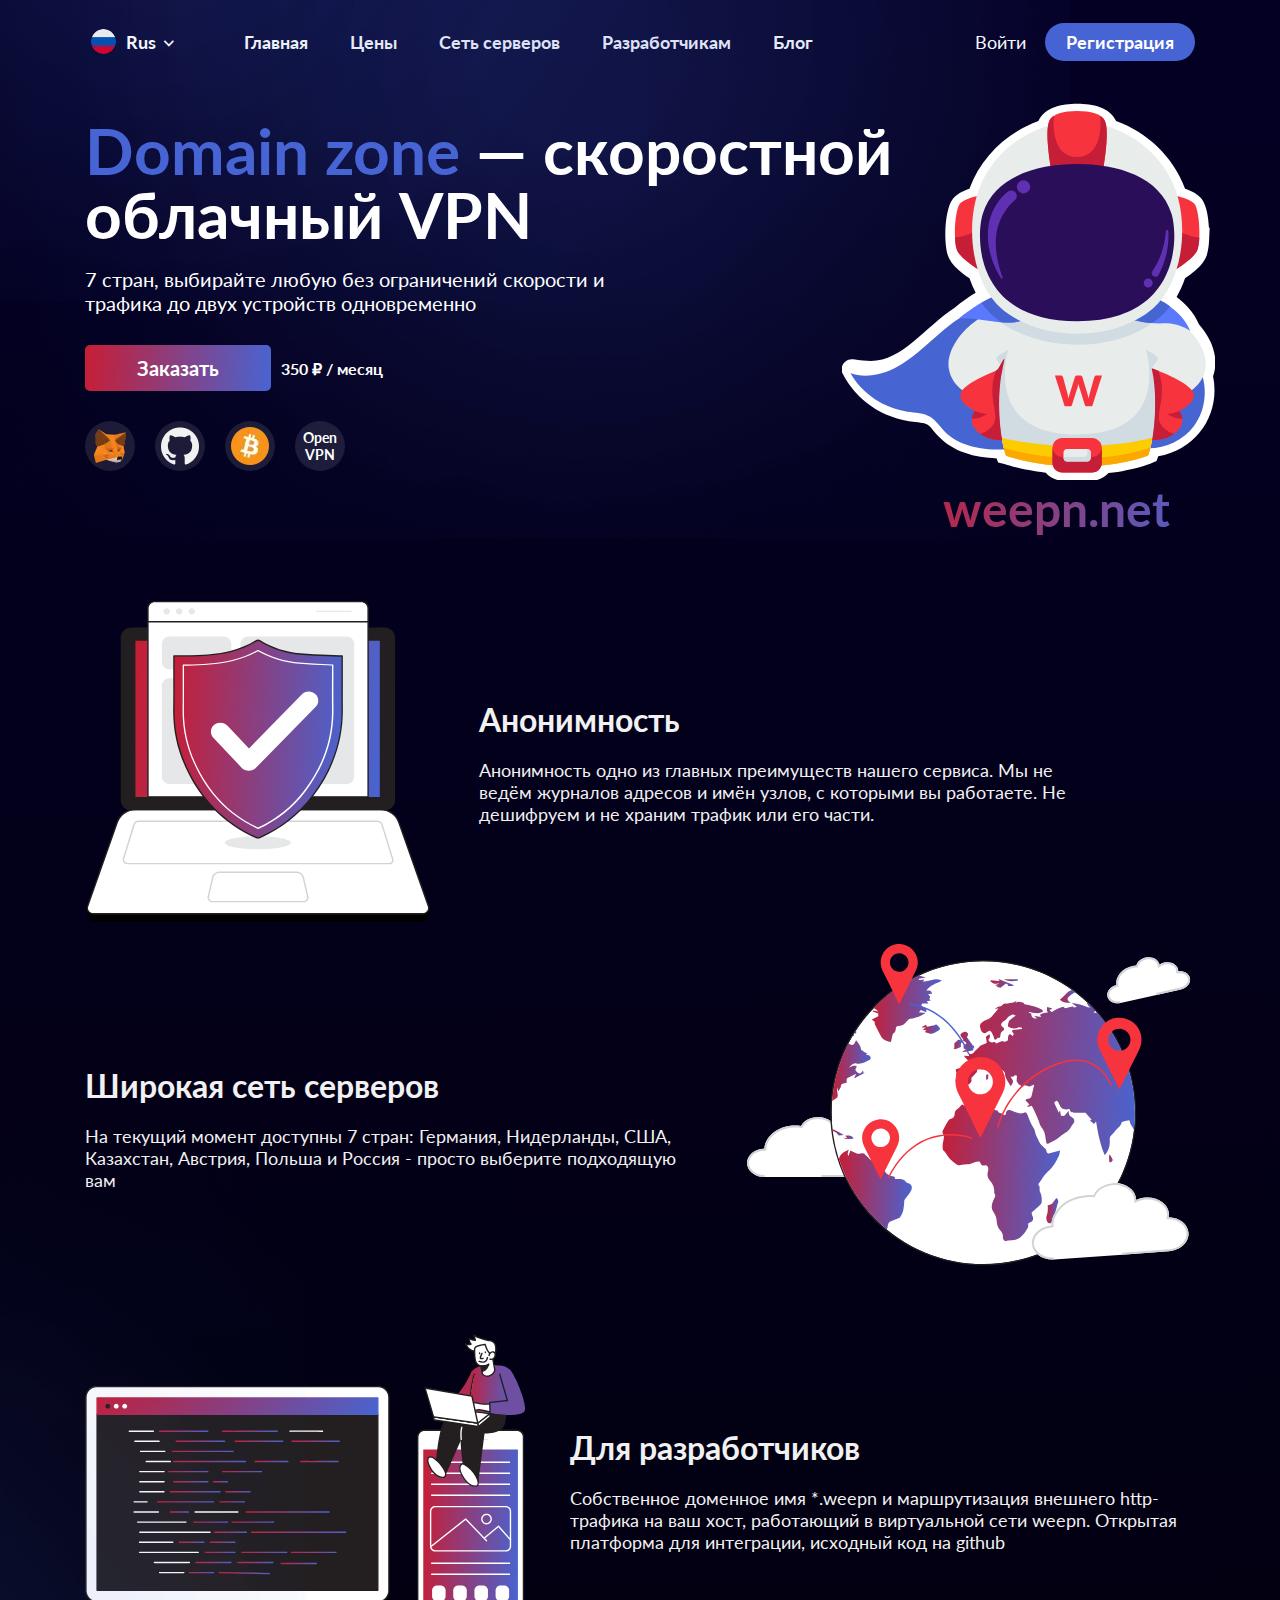
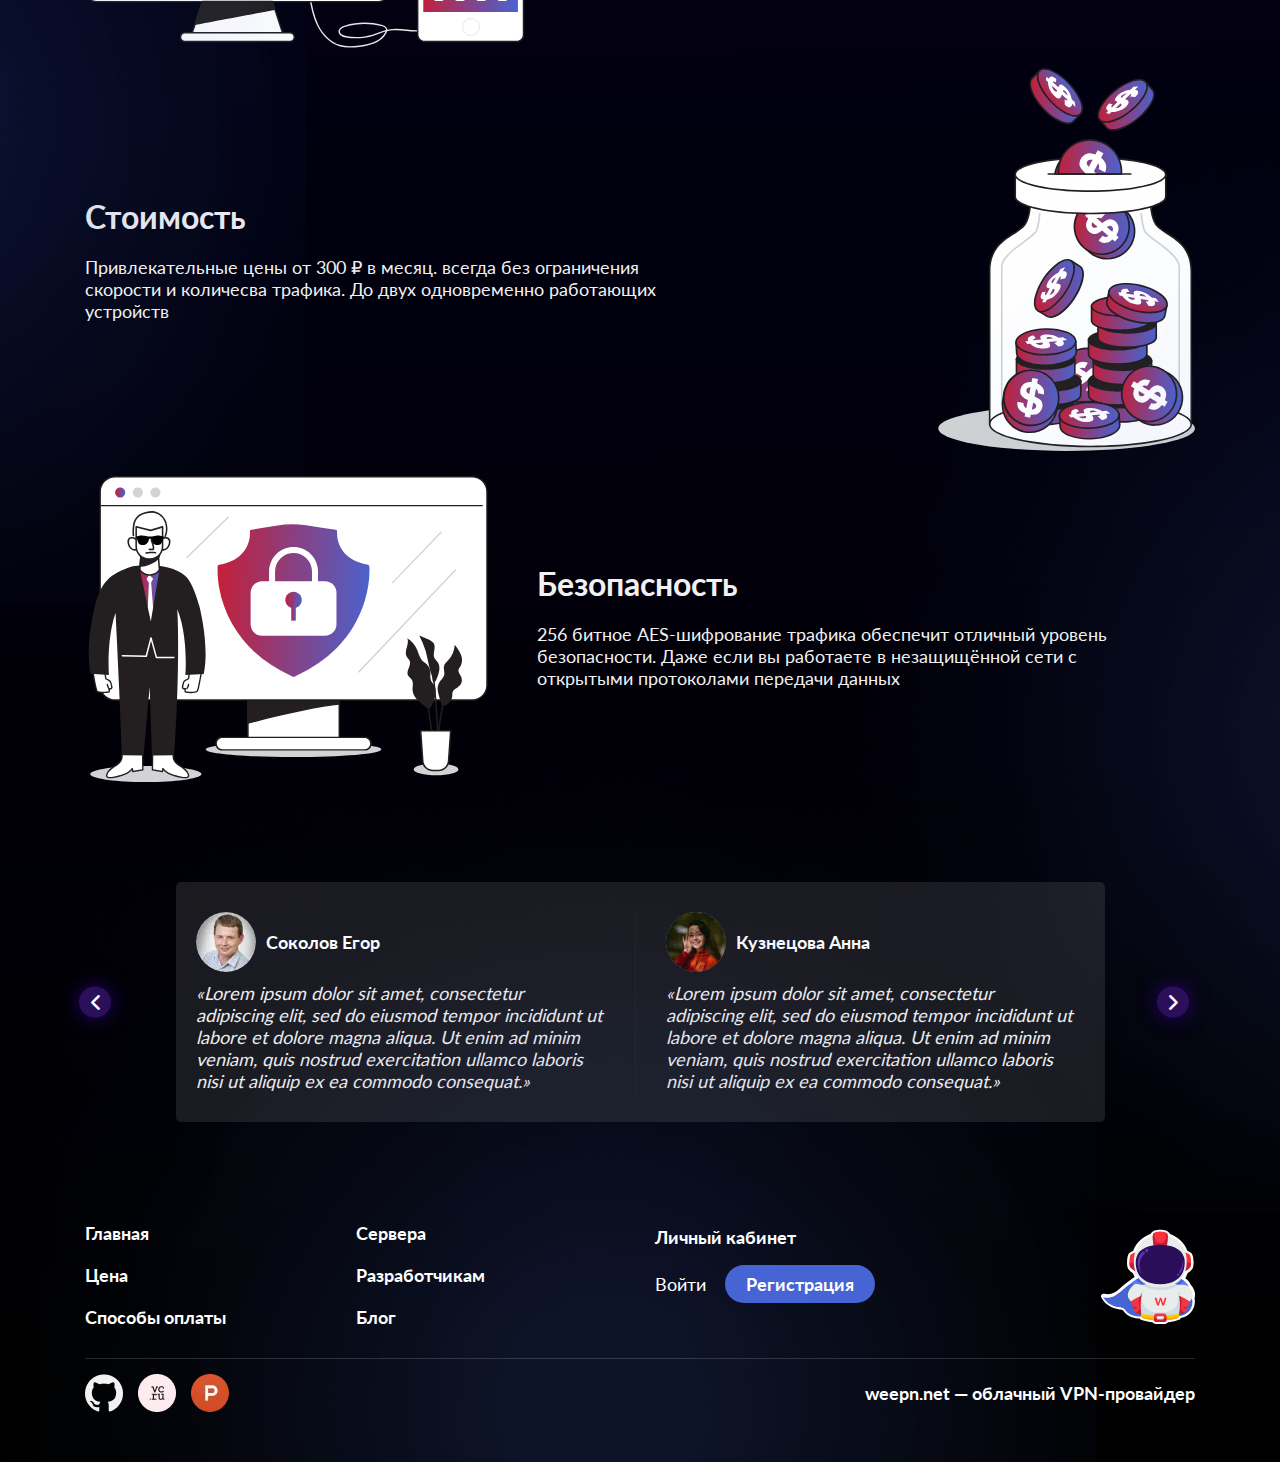
<file: index.html>
<!DOCTYPE html>
<html lang="ru">

<head>
	<title>Domain zone — скоростной облачный VPN</title>
	<meta charset="UTF-8">
	<meta name="format-detection" content="telephone=no">
	<link rel="stylesheet" href="css/style.min.css">
	<link rel="stylesheet" href="css/mainpage.min.css">
	<link rel="shortcut icon" href="favicon.ico">
	<meta name="viewport" content="width=device-width, initial-scale=1.0">
</head>

<body>
	<div class="wrapper">
		<header class="header shadow">
			<div class="header__container">
				<div class="header__body">
					<div class="header__language lang-header">
						<div class="lang-header__item">
							<div class="lang-header__image">
								<picture><source srcset="img/flag/russian.webp" type="image/webp"><img src="img/flag/russian.png" alt="флаг России"></picture>
							</div>
							<div class="lang-header__text _icon-arrow">Rus</div>
						</div>
						<div class="lang-header__sublist">
							<a href="#" class="lang-header__sublist-item">
								<div class="lang-header__image">
									<picture><source srcset="img/flag/ukrainian.webp" type="image/webp"><img src="img/flag/ukrainian.png" alt="флаг Украины"></picture>
								</div>
								<div class="lang-header__text">Ukrainian</div>
							</a>
							<a href="#" class="lang-header__sublist-item">
								<div class="lang-header__image">
									<picture><source srcset="img/flag/eng.webp" type="image/webp"><img src="img/flag/eng.png" alt="флаг США"></picture>
								</div>
								<div class="lang-header__text">Eng</div>
							</a>
						</div>
					</div>
					<nav class="header__menu menu">
						<ul class="menu__list">
							<li><a href="index.html" class="menu__link">Главная</a></li>
							<li><a href="price.html" class="menu__link">Цены</a></li>
							<li><a href="network.html" class="menu__link">Сеть серверов</a></li>
							<li><a href="account.html" class="menu__link">Разработчикам</a></li>
							<li><a href="blog.html" class="menu__link">Блог</a></li>
						</ul>
					</nav>
					<div class="header__buttons button-reg">
						<button type="button" class="button-reg__login">Войти</button>
						<a href="#" class="button-reg__reg">Регистрация</a>
					</div>
					<nav class="menu-mob">
						<button type="button" class="menu-mob__icon icon-menu"><span></span></button>
						<div class="menu-mob__body">
							<div class="menu-mob__content">
								<div class="menu-mob__language lang-header">
									<div class="lang-header__item">
										<div class="lang-header__image">
											<picture><source srcset="img/flag/russian.webp" type="image/webp"><img src="img/flag/russian.png" alt="флаг России"></picture>
										</div>
										<div class="lang-header__text _icon-arrow">Rus</div>
									</div>
									<div class="lang-header__sublist">
										<a href="#" class="lang-header__sublist-item">
											<div class="lang-header__image">
												<picture><source srcset="img/flag/ukrainian.webp" type="image/webp"><img src="img/flag/ukrainian.png" alt="флаг Украины"></picture>
											</div>
											<div class="lang-header__text">Ukrainian</div>
										</a>
										<a href="#" class="lang-header__sublist-item">
											<div class="lang-header__image">
												<picture><source srcset="img/flag/eng.webp" type="image/webp"><img src="img/flag/eng.png" alt="флаг США"></picture>
											</div>
											<div class="lang-header__text">Eng</div>
										</a>
									</div>
								</div>
								<ul class="menu-mob__list">
									<li class="menu-mob__item"><a href="#" class="menu-mob__link">Главня</a></li>
									<li class="menu-mob__item"><a href="#" class="menu-mob__link">Цены</a></li>
									<li class="menu-mob__item"><a href="#" class="menu-mob__link">Спососбы оплаты</a></li>
									<li class="menu-mob__item"><a href="#" class="menu-mob__link">Сервера</a></li>
									<li class="menu-mob__item"><a href="#" class="menu-mob__link">Разработчикам</a></li>
									<li class="menu-mob__item"><a href="#" class="menu-mob__link">Блог</a></li>
									<li class="menu-mob__item"><a href="#" class="menu-mob__link">Личный кабинет</a></li>
								</ul>
							</div>
							<p class="menu-mob__text">weepn.net — облачный VPN-провайдер</p>
						</div>
					</nav>
				</div>
			</div>
		</header>
		<main class="page">
			<section class="page__mainblock shadow mainblock">
				<div class="mainblock__container">
					<div class="mainblock__body">
						<div class="mainblock__content">
							<h1 class="mainblock__title"><span>Domain zone</span> — скоростной облачный VPN</h1>
							<p class="mainblock__text">7 стран, выбирайте любую без ограничений скорости и трафика
								до двух устройств одновременно</p>
							<div class="mainblock__right-mob">
								<div class="mainblock__image">
									<img src="img/Logo.svg" alt="логотип">
								</div>
								<p class="mainblock__link">weepn.net</p>
							</div>
							<div class="mainblock__info">
								<a href="price.html" class="mainblock__button btn">Заказать</a>
								<p class="mainblock__price">350 ₽ / месяц</p>
							</div>
							<div class="mainblock__social social">
								<a href="#" class="social__item">
									<picture><source srcset="img/fox.webp" type="image/webp"><img src="img/fox.png" alt=""></picture>
								</a>
								<a href="#" class="social__item">
									<picture><source srcset="img/git.webp" type="image/webp"><img src="img/git.png" alt=""></picture>
								</a>
								<a href="#" class="social__item">
									<picture><source srcset="img/bit.webp" type="image/webp"><img src="img/bit.png" alt=""></picture>
								</a>
								<a href="#" class="social__item">
									<p class="social__item-text">Open VPN</p>
								</a>
							</div>
						</div>
						<div class="mainblock__right">
							<div class="mainblock__image">
								<img src="img/Logo.svg" alt="логотип">
							</div>
							<p class="mainblock__link">weepn.net</p>
						</div>
					</div>
				</div>
			</section>
			<section class="page__benefits benefits indent">
				<div class="benefits__container">
					<div class="benefits__items">
						<div class="benefits__item">
							<div class="benefits__image">
								<img src="img/benefits/01.svg" alt="">
							</div>
							<div class="benefits__item-content benefits__item-content_odd">
								<h3 class="benefits__title title">Анонимность</h3>
								<p class="benefits__text">Анонимность одно из главных преимуществ нашего сервиса. Мы не ведём журналов адресов и имён узлов, с которыми вы работаете. Не дешифруем и не храним трафик или его части.</p>
							</div>
						</div>
						<div class="benefits__item">
							<div class="benefits__image">
								<img src="img/benefits/02.svg" alt="">
							</div>
							<div class="benefits__item-content">
								<h3 class="benefits__title title">Широкая сеть серверов</h3>
								<p class="benefits__text">На текущий момент доступны 7 стран: Германия, Нидерланды, США, Казахстан, Австрия, Польша и Россия - просто выберите подходящую вам</p>
							</div>
						</div>
						<div class="benefits__item benefits__item_two shadow">
							<div class="benefits__image">
								<img src="img/benefits/03.svg" alt="">
							</div>
							<div class="benefits__item-content benefits__item-content_odd">
								<h3 class="benefits__title title">Для разработчиков</h3>
								<p class="benefits__text">Собственное доменное имя *.weepn и маршрутизация внешнего http-трафика на ваш хост, работающий в виртуальной сети weepn. Открытая платформа для интеграции, исходный код на github</p>
							</div>
						</div>
						<div class="benefits__item">
							<div class="benefits__image">
								<img src="img/benefits/04.svg" alt="">
							</div>
							<div class="benefits__item-content">
								<h3 class="benefits__title title">Стоимость</h3>
								<p class="benefits__text">Привлекательные цены от 300 ₽ в месяц. всегда без ограничения скорости и количесва трафика. До двух одновременно работающих устройств</p>
							</div>
						</div>
						<div class="benefits__item benefits__item_four shadow">
							<div class="benefits__image">
								<img src="img/benefits/05.svg" alt="">
							</div>
							<div class="benefits__item-content benefits__item-content_odd">
								<h3 class="benefits__title title">Безопасность</h3>
								<p class="benefits__text">256 битное AES-шифрование трафика обеспечит отличный уровень безопасности. Даже если вы работаете в незащищённой сети с открытыми протоколами передачи данных</p>
							</div>
						</div>
					</div>
				</div>
			</section>
			<div class="page__reviews reviews indent">
				<div class="reviews__container">
					<div class="reviews__slider">
						<div class="reviews__slider-arrows">
							<div class="reviews__slider-arrow _icon-left-arrow"></div>
							<div class="reviews__slider-arrow _icon-right-arrow"></div>
						</div>
						<div class="reviews__slider-wrapper">
							<div class="reviews__slide slide-reviews">
								<div class="slide-reviews__item">
									<div class="slide-reviews__top">
										<div class="slide-reviews__image">
											<picture><source srcset="img/reviews/slide-01.webp" type="image/webp"><img src="img/reviews/slide-01.jpg" alt=""></picture>
										</div>
										<div class="slide-reviews__name">Соколов Егор</div>
									</div>
									<p class="slide-reviews__text">«Lorem ipsum dolor sit amet, consectetur adipiscing
										elit, sed do eiusmod tempor incididunt ut labore et dolore magna aliqua. Ut enim
										ad minim veniam, quis nostrud exercitation ullamco laboris nisi ut aliquip ex ea
										commodo consequat.»</p>
								</div>
								<div class="slide-reviews__item">
									<div class="slide-reviews__top">
										<div class="slide-reviews__image">
											<picture><source srcset="img/reviews/slide-02.webp" type="image/webp"><img src="img/reviews/slide-02.jpg" alt=""></picture>
										</div>
										<div class="slide-reviews__name">Кузнецова Анна</div>
									</div>
									<p class="slide-reviews__text">«Lorem ipsum dolor sit amet, consectetur adipiscing
										elit, sed do eiusmod tempor incididunt ut labore et dolore magna aliqua. Ut enim
										ad minim veniam, quis nostrud exercitation ullamco laboris nisi ut aliquip ex ea
										commodo consequat.»</p>
								</div>
							</div>
						</div>
					</div>
				</div>
			</div>
		</main>
		<footer class="footer shadow">
			<div class="footer__container">
				<div class="footer__top">
					<nav class="footer__menu menu-footer">
						<ul class="menu-footer__list">
							<li><a href="#" class="menu-footer__link">Главная</a></li>
							<li><a href="#" class="menu-footer__link">Цена</a></li>
							<li><a href="#" class="menu-footer__link">Способы оплаты</a></li>
						</ul>
						<ul class="menu-footer__list">
							<li><a href="#" class="menu-footer__link">Сервера</a></li>
							<li><a href="#" class="menu-footer__link">Разработчикам</a></li>
							<li><a href="#" class="menu-footer__link">Блог</a></li>
						</ul>
					</nav>
					<div class="footer__columns">
						<div class="footer__column">
							<a href="#" class="footer__personal">Личный кабинет</a>
							<div class="footer__buttons button-reg">
								<button type="button" class="button-reg__login">Войти</button>
								<a href="#" class="button-reg__reg">Регистрация</a>
							</div>
						</div>
						<div class="footer__logo">
							<img src="img/Logo.svg" alt="логотип">
						</div>
					</div>
				</div>
				<div class="footer__bottom">
					<div class="footer__items">
						<a href="#" class="footer__item">
							<picture><source srcset="img/git.webp" type="image/webp"><img src="img/git.png" alt=""></picture>
						</a>
						<a href="#" class="footer__item">
							<picture><source srcset="img/vc.webp" type="image/webp"><img src="img/vc.png" alt=""></picture>
						</a>
						<a href="#" class="footer__item">
							<picture><source srcset="img/p.webp" type="image/webp"><img src="img/p.png" alt=""></picture>
						</a>
					</div>
					<div class="footer__text">weepn.net — облачный VPN-провайдер</div>
				</div>
			</div>
		</footer>
	</div>

	<div hidden class="popup ">
		<div class="popup__wrapper">
			<div class="popup__content">
				<div type="button" class="popup__close"><img src="img/icon/close.svg" alt="икнонка close"></div>
				<div class="popup__body sing-popup">
					<h4 class="popup__title">Sign up and stay secured</h4>
					<form action="#" class="sing-popup__form">
						<div class="sing-popup__inputs">
							<div class="popup__input-item">
								<input autocomplete="off" type="text" name="form[]" placeholder="Login" class="popup__input popup__input_sing _error-input">
								<p class="popup__input-error">Please provide a valid value</p>
							</div>
							<div class="popup__input-item">
								<input autocomplete="off" type="text" name="form[]" placeholder="Password" class="popup__input popup__input_sing">
								<p class="popup__input-error">Please provide a valid value</p>
							</div>
							<div class="popup__input-item">
								<input autocomplete="off" type="text" name="form[]" placeholder="Confirm password" class="popup__input popup__input_sing">
								<p class="popup__input-error">Please provide a valid value</p>
							</div>
							<div class="popup__input-item">
								<input autocomplete="off" type="text" name="form[]" placeholder="Secret phrase" class="popup__input popup__input_sing">
								<p class="popup__input-error">Please provide a valid value</p>
							</div>
						</div>
						<p class="sing-popup__text">As we don't ask email please save your secret phrase to recover
							account
							if password lost</p>
						<div class="sing-popup__social social">
							<a href="#" class="social__item">
								<picture><source srcset="img/fox.webp" type="image/webp"><img src="img/fox.png" alt=""></picture>
							</a>
							<a href="#" class="social__item">
								<picture><source srcset="img/git.webp" type="image/webp"><img src="img/git.png" alt=""></picture>
							</a>
						</div>
						<button type="submit" class="sing-popup__button btn">Sign up</button>
						<a href="#" class="sing-popup__link">No, i have account</a>
					</form>
				</div>
			</div>
		</div>
	</div>
</body>

</html>
</file>
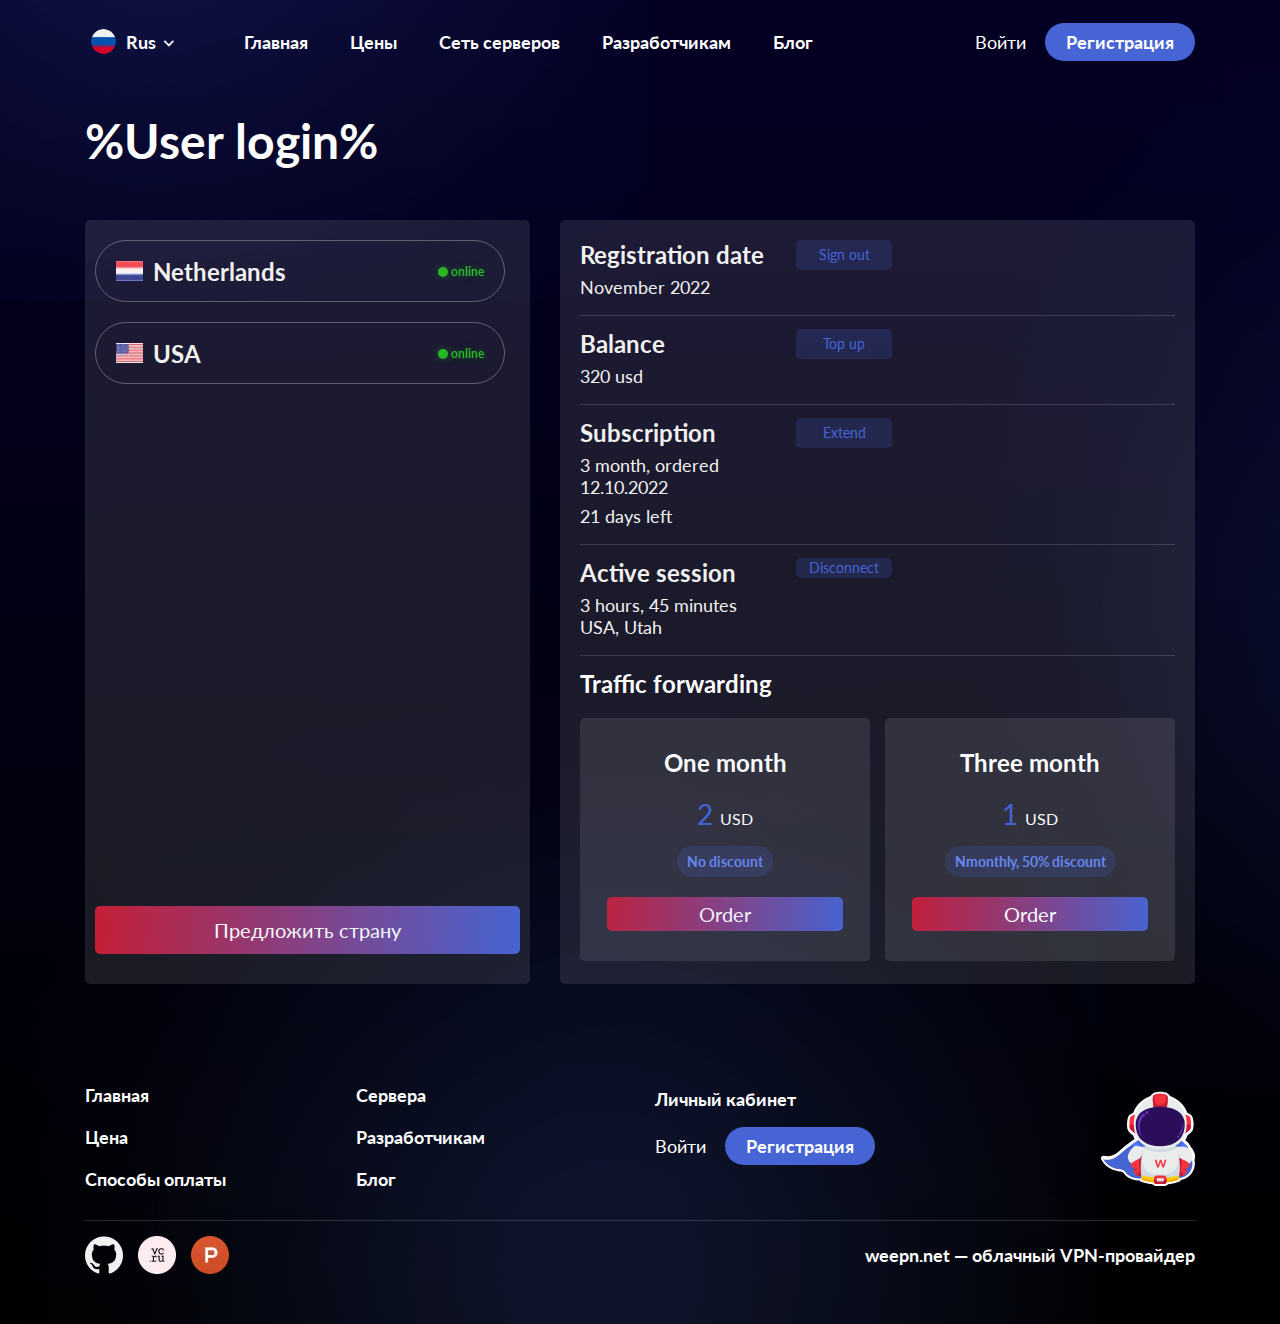
<file: account-eng.html>
<!DOCTYPE html>
<html lang="ru">

<head>
	<title>Personal account</title>
	<meta charset="UTF-8">
	<meta name="format-detection" content="telephone=no">
	<link rel="stylesheet" href="css/style.min.css">
	<link rel="stylesheet" href="css/account.css">
	<meta name="viewport" content="width=device-width, initial-scale=1.0">
</head>

<body>
	<div class="wrapper">
		<header class="header shadow">
			<div class="header__container">
				<div class="header__body">
					<div class="header__language lang-header">
						<div class="lang-header__item">
							<div class="lang-header__image">
								<picture><source srcset="img/flag/russian.webp" type="image/webp"><img src="img/flag/russian.png" alt="флаг России"></picture>
							</div>
							<div class="lang-header__text _icon-arrow">Rus</div>
						</div>
						<div class="lang-header__sublist">
							<a href="#" class="lang-header__sublist-item">
								<div class="lang-header__image">
									<picture><source srcset="img/flag/ukrainian.webp" type="image/webp"><img src="img/flag/ukrainian.png" alt="флаг Украины"></picture>
								</div>
								<div class="lang-header__text">Ukrainian</div>
							</a>
							<a href="#" class="lang-header__sublist-item">
								<div class="lang-header__image">
									<picture><source srcset="img/flag/eng.webp" type="image/webp"><img src="img/flag/eng.png" alt="флаг США"></picture>
								</div>
								<div class="lang-header__text">Eng</div>
							</a>
						</div>
					</div>
					<nav class="header__menu menu">
						<ul class="menu__list">
							<li><a href="index.html" class="menu__link">Главная</a></li>
							<li><a href="price.html" class="menu__link">Цены</a></li>
							<li><a href="network.html" class="menu__link">Сеть серверов</a></li>
							<li><a href="account.html" class="menu__link">Разработчикам</a></li>
							<li><a href="blog.html" class="menu__link">Блог</a></li>
						</ul>
					</nav>
					<div class="header__buttons button-reg">
						<button type="button" class="button-reg__login">Войти</button>
						<a href="#" class="button-reg__reg">Регистрация</a>
					</div>
					<nav class="menu-mob">
						<button type="button" class="menu-mob__icon icon-menu"><span></span></button>
						<div class="menu-mob__body">
							<div class="menu-mob__content">
								<div class="menu-mob__language lang-header">
									<div class="lang-header__item">
										<div class="lang-header__image">
											<picture><source srcset="img/flag/russian.webp" type="image/webp"><img src="img/flag/russian.png" alt="флаг России"></picture>
										</div>
										<div class="lang-header__text _icon-arrow">Rus</div>
									</div>
									<div class="lang-header__sublist">
										<a href="#" class="lang-header__sublist-item">
											<div class="lang-header__image">
												<picture><source srcset="img/flag/ukrainian.webp" type="image/webp"><img src="img/flag/ukrainian.png" alt="флаг Украины"></picture>
											</div>
											<div class="lang-header__text">Ukrainian</div>
										</a>
										<a href="#" class="lang-header__sublist-item">
											<div class="lang-header__image">
												<picture><source srcset="img/flag/eng.webp" type="image/webp"><img src="img/flag/eng.png" alt="флаг США"></picture>
											</div>
											<div class="lang-header__text">Eng</div>
										</a>
									</div>
								</div>
								<ul class="menu-mob__list">
									<li class="menu-mob__item"><a href="#" class="menu-mob__link">Главня</a></li>
									<li class="menu-mob__item"><a href="#" class="menu-mob__link">Цены</a></li>
									<li class="menu-mob__item"><a href="#" class="menu-mob__link">Спососбы оплаты</a></li>
									<li class="menu-mob__item"><a href="#" class="menu-mob__link">Сервера</a></li>
									<li class="menu-mob__item"><a href="#" class="menu-mob__link">Разработчикам</a></li>
									<li class="menu-mob__item"><a href="#" class="menu-mob__link">Блог</a></li>
									<li class="menu-mob__item"><a href="#" class="menu-mob__link">Личный кабинет</a></li>
								</ul>
							</div>
							<p class="menu-mob__text">weepn.net — облачный VPN-провайдер</p>
						</div>
					</nav>
				</div>
			</div>
		</header>
		<main class="page">
			<section class="page__account account shadow indent">
				<div class="account__container">
					<div class="account__title">%User login%</div>
					<div class="account__body shadow">
						<div class="account__country country">
							<div class="country__items country__items_eng">
								<div class="country__item radio-country">
									<input id="c_1" autocomplete="off" type="radio" name="form[]" class="radio-country__input">
									<label for="c_1" class="radio-country__label">
										<div class="radio-country__label-right">
											<picture><source srcset="img/flag/Netherlands.webp" type="image/webp"><img src="img/flag/Netherlands.jpg" alt="флаг Нидерланд"></picture>
											<div class="radio-country__text subtitle">Netherlands</div>
										</div>
										<div class="radio-country__label-left">online</div>
									</label>
								</div>
								<div class="country__item radio-country">
									<input id="c_2" autocomplete="off" type="radio" name="form[]" class="radio-country__input">
									<label for="c_2" class="radio-country__label">
										<div class="radio-country__label-right">
											<picture><source srcset="img/flag/US.webp" type="image/webp"><img src="img/flag/US.jpg" alt="флаг США"></picture>
											<div class="radio-country__text subtitle">USA</div>
										</div>
										<div class="radio-country__label-left">online</div>
									</label>
								</div>
							</div>
							<button type="button" class="country__button btn">Предложить страну</button>
						</div>
						<div class="account__info info-account">
							<div class="info-account__wrapper">
								<div class="info-account__item">
									<div class="info-account__text-wrapper">
										<div class="info-account__text info-account__text_title">Registration date</div>
										<div class="info-account__text info-account__text_info">November 2022</div>
									</div>
									<button type="button" class="info-account__button">Sign out</button>
								</div>
							</div>
							<div class="info-account__wrapper">
								<div class="info-account__item">
									<div class="info-account__text-wrapper">
										<div class="info-account__text info-account__text_title">Balance</div>
										<div class="info-account__text info-account__text_info">320 usd</div>
									</div>
									<button type="button" class="info-account__button">Top up</button>
								</div>
							</div>
							<div class="info-account__wrapper">
								<div class="info-account__item">
									<div class="info-account__text-wrapper">
										<div class="info-account__text info-account__text_title">Subscription</div>
										<div class="info-account__text info-account__text_info">3 month, ordered
											<span>12.10.2022</span>
										</div>
										<div class="info-account__text info-account__text_info">21 days left</div>
									</div>
									<button type="button" class="info-account__button">Extend</button>
								</div>
							</div>
							<div class="info-account__wrapper">
								<div class="info-account__item">
									<div class="info-account__text-wrapper">
										<div class="info-account__text info-account__text_title">Active session</div>
										<div class="info-account__text info-account__text_info">3 hours, 45 minutes
											<span>USA, Utah </span>
										</div>
									</div>
									<button type="button" class="info-account__button info-account__button_small">Disconnect</button>
								</div>
							</div>
							<div class="info-account__traffic">
								<div class="info-account__traffic-title">Traffic forwarding</div>
								<div class="info-account__traffic-items">
									<div class="info-account__traffic-item item-traffic">
										<div class="item-traffic__title">One month</div>
										<div class="item-traffic__price"><span>2 </span>USD</div>
										<div class="item-traffic__sale">No discount</div>
										<button type="button" class="item-traffic__button btn">Order</button>
									</div>
									<div class="info-account__traffic-item item-traffic">
										<div class="item-traffic__title">Three month</div>
										<div class="item-traffic__price"><span>1 </span>USD</div>
										<div class="item-traffic__sale">Nmonthly, 50% discount</div>
										<button type="button" class="item-traffic__button btn">Order</button>
									</div>
								</div>
							</div>
						</div>
					</div>
				</div>
			</section>
		</main>
		<footer class="footer shadow">
			<div class="footer__container">
				<div class="footer__top">
					<nav class="footer__menu menu-footer">
						<ul class="menu-footer__list">
							<li><a href="#" class="menu-footer__link">Главная</a></li>
							<li><a href="#" class="menu-footer__link">Цена</a></li>
							<li><a href="#" class="menu-footer__link">Способы оплаты</a></li>
						</ul>
						<ul class="menu-footer__list">
							<li><a href="#" class="menu-footer__link">Сервера</a></li>
							<li><a href="#" class="menu-footer__link">Разработчикам</a></li>
							<li><a href="#" class="menu-footer__link">Блог</a></li>
						</ul>
					</nav>
					<div class="footer__columns">
						<div class="footer__column">
							<a href="#" class="footer__personal">Личный кабинет</a>
							<div class="footer__buttons button-reg">
								<button type="button" class="button-reg__login">Войти</button>
								<a href="#" class="button-reg__reg">Регистрация</a>
							</div>
						</div>
						<div class="footer__logo">
							<img src="img/Logo.svg" alt="логотип">
						</div>
					</div>
				</div>
				<div class="footer__bottom">
					<div class="footer__items">
						<a href="#" class="footer__item">
							<picture><source srcset="img/git.webp" type="image/webp"><img src="img/git.png" alt=""></picture>
						</a>
						<a href="#" class="footer__item">
							<picture><source srcset="img/vc.webp" type="image/webp"><img src="img/vc.png" alt=""></picture>
						</a>
						<a href="#" class="footer__item">
							<picture><source srcset="img/p.webp" type="image/webp"><img src="img/p.png" alt=""></picture>
						</a>
					</div>
					<div class="footer__text">weepn.net — облачный VPN-провайдер</div>
				</div>
			</div>
		</footer>
	</div>
	<div hidden class="popup">
		<div class="popup__wrapper">
			<div class="popup__content">
				<div type="button" class="popup__close"><img src="img/icon/close.svg" alt="икнонка close"></div>
				<div class="popup__body country-popup">
					<h4 class="popup__title">Нет подходящей страны? <br> Предложите свою!</h4>
					<form action="#" class="country-popup__form">
						<div class="country-popup__input-wrapper">
							<div class="popup__input-item">
								<input autocomplete="off" type="text" name="form[]" placeholder="Например Кот-д'Ивуар" class="popup__input popup__input_country">
							</div>
							<div class="popup__input-item _icon-arrow">
								<input autocomplete="off" type="text" name="form[]" placeholder="Город" class="popup__input popup__input_country">
							</div>
							<div class="popup__input-item">
								<input autocomplete="off" type="text" name="form[]" placeholder="Дата-центр" class="popup__input popup__input_country">
							</div>
						</div>
						<div class="country-popup__button btn">Предложить</div>
					</form>
				</div>
			</div>
		</div>
	</div>

	<div hidden class="popup ">
		<div class="popup__wrapper">
			<div class="popup__content">
				<div type="button" class="popup__close"><img src="img/icon/close.svg" alt="икнонка close"></div>
				<div class="popup__body sing-popup">
					<h4 class="popup__title">Sign up and stay secured</h4>
					<form action="#" class="sing-popup__form">
						<div class="sing-popup__inputs">
							<div class="popup__input-item">
								<input autocomplete="off" type="text" name="form[]" placeholder="Login" class="popup__input popup__input_sing _error-input">
								<p class="popup__input-error">Please provide a valid value</p>
							</div>
							<div class="popup__input-item">
								<input autocomplete="off" type="text" name="form[]" placeholder="Password" class="popup__input popup__input_sing">
								<p class="popup__input-error">Please provide a valid value</p>
							</div>
							<div class="popup__input-item">
								<input autocomplete="off" type="text" name="form[]" placeholder="Confirm password" class="popup__input popup__input_sing">
								<p class="popup__input-error">Please provide a valid value</p>
							</div>
							<div class="popup__input-item">
								<input autocomplete="off" type="text" name="form[]" placeholder="Secret phrase" class="popup__input popup__input_sing">
								<p class="popup__input-error">Please provide a valid value</p>
							</div>
						</div>
						<p class="sing-popup__text">As we don't ask email please save your secret phrase to recover
							account
							if password lost</p>
						<div class="sing-popup__social social">
							<a href="#" class="social__item">
								<picture><source srcset="img/fox.webp" type="image/webp"><img src="img/fox.png" alt=""></picture>
							</a>
							<a href="#" class="social__item">
								<picture><source srcset="img/git.webp" type="image/webp"><img src="img/git.png" alt=""></picture>
							</a>
						</div>
						<button type="submit" class="sing-popup__button btn">Sign up</button>
						<a href="#" class="sing-popup__link">No, i have account</a>
					</form>
				</div>
			</div>
		</div>
	</div>
</body>

</html>
</file>
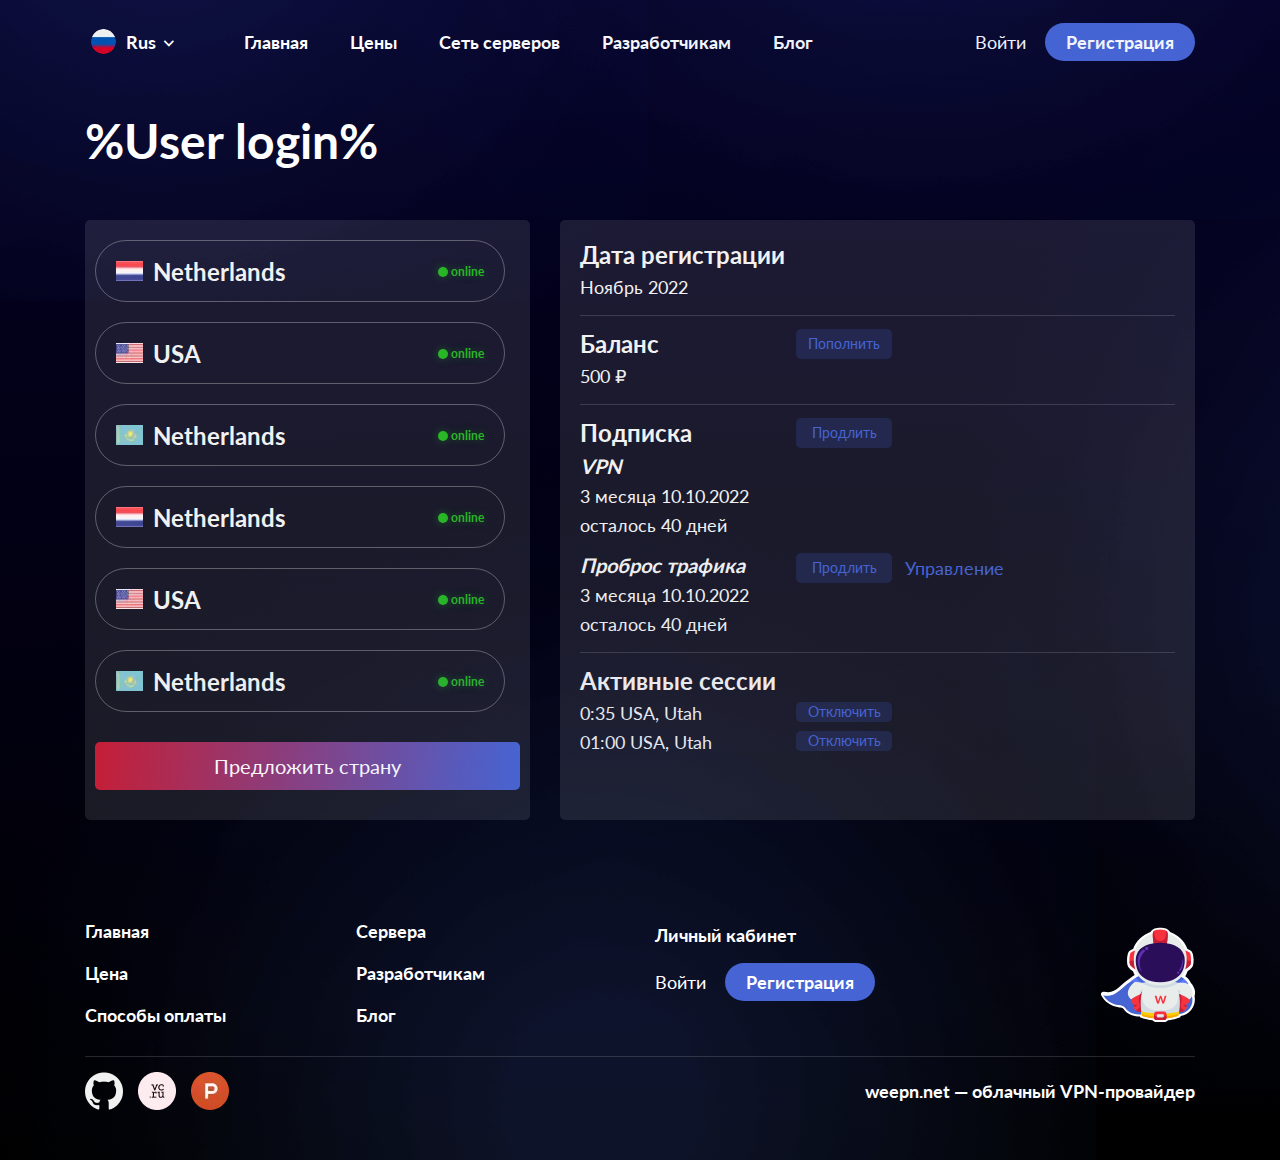
<file: account.html>
<!DOCTYPE html>
<html lang="ru">

<head>
	<title>Личный кабинет</title>
	<meta charset="UTF-8">
	<meta name="format-detection" content="telephone=no">
	<link rel="stylesheet" href="css/style.min.css">
	<link rel="stylesheet" href="css/account.min.css">
	<link rel="shortcut icon" href="favicon.ico">
	<meta name="viewport" content="width=device-width, initial-scale=1.0">
</head>

<body>
	<div class="wrapper">
		<header class="header shadow">
			<div class="header__container">
				<div class="header__body">
					<div class="header__language lang-header">
						<div class="lang-header__item">
							<div class="lang-header__image">
								<picture><source srcset="img/flag/russian.webp" type="image/webp"><img src="img/flag/russian.png" alt="флаг России"></picture>
							</div>
							<div class="lang-header__text _icon-arrow">Rus</div>
						</div>
						<div class="lang-header__sublist">
							<a href="#" class="lang-header__sublist-item">
								<div class="lang-header__image">
									<picture><source srcset="img/flag/ukrainian.webp" type="image/webp"><img src="img/flag/ukrainian.png" alt="флаг Украины"></picture>
								</div>
								<div class="lang-header__text">Ukrainian</div>
							</a>
							<a href="#" class="lang-header__sublist-item">
								<div class="lang-header__image">
									<picture><source srcset="img/flag/eng.webp" type="image/webp"><img src="img/flag/eng.png" alt="флаг США"></picture>
								</div>
								<div class="lang-header__text">Eng</div>
							</a>
						</div>
					</div>
					<nav class="header__menu menu">
						<ul class="menu__list">
							<li><a href="index.html" class="menu__link">Главная</a></li>
							<li><a href="price.html" class="menu__link">Цены</a></li>
							<li><a href="network.html" class="menu__link">Сеть серверов</a></li>
							<li><a href="account.html" class="menu__link">Разработчикам</a></li>
							<li><a href="blog.html" class="menu__link">Блог</a></li>
						</ul>
					</nav>
					<div class="header__buttons button-reg">
						<button type="button" class="button-reg__login">Войти</button>
						<a href="#" class="button-reg__reg">Регистрация</a>
					</div>
					<nav class="menu-mob">
						<button type="button" class="menu-mob__icon icon-menu"><span></span></button>
						<div class="menu-mob__body">
							<div class="menu-mob__content">
								<div class="menu-mob__language lang-header">
									<div class="lang-header__item">
										<div class="lang-header__image">
											<picture><source srcset="img/flag/russian.webp" type="image/webp"><img src="img/flag/russian.png" alt="флаг России"></picture>
										</div>
										<div class="lang-header__text _icon-arrow">Rus</div>
									</div>
									<div class="lang-header__sublist">
										<a href="#" class="lang-header__sublist-item">
											<div class="lang-header__image">
												<picture><source srcset="img/flag/ukrainian.webp" type="image/webp"><img src="img/flag/ukrainian.png" alt="флаг Украины"></picture>
											</div>
											<div class="lang-header__text">Ukrainian</div>
										</a>
										<a href="#" class="lang-header__sublist-item">
											<div class="lang-header__image">
												<picture><source srcset="img/flag/eng.webp" type="image/webp"><img src="img/flag/eng.png" alt="флаг США"></picture>
											</div>
											<div class="lang-header__text">Eng</div>
										</a>
									</div>
								</div>
								<ul class="menu-mob__list">
									<li class="menu-mob__item"><a href="#" class="menu-mob__link">Главня</a></li>
									<li class="menu-mob__item"><a href="#" class="menu-mob__link">Цены</a></li>
									<li class="menu-mob__item"><a href="#" class="menu-mob__link">Спососбы оплаты</a></li>
									<li class="menu-mob__item"><a href="#" class="menu-mob__link">Сервера</a></li>
									<li class="menu-mob__item"><a href="#" class="menu-mob__link">Разработчикам</a></li>
									<li class="menu-mob__item"><a href="#" class="menu-mob__link">Блог</a></li>
									<li class="menu-mob__item"><a href="#" class="menu-mob__link">Личный кабинет</a></li>
								</ul>
							</div>
							<p class="menu-mob__text">weepn.net — облачный VPN-провайдер</p>
						</div>
					</nav>
				</div>
			</div>
		</header>
		<main class="page">
			<section class="page__account account shadow indent">
				<div class="account__container">
					<div class="account__title">%User login%</div>
					<div class="account__body shadow">
						<div class="account__country country">
							<div class="country__items">
								<div class="country__item radio-country">
									<input id="c_1" autocomplete="off" type="radio" name="form[]" class="radio-country__input">
									<label for="c_1" class="radio-country__label">
										<div class="radio-country__label-right">
											<picture><source srcset="img/flag/Netherlands.webp" type="image/webp"><img src="img/flag/Netherlands.jpg" alt="флаг Нидерланд"></picture>
											<div class="radio-country__text subtitle">Netherlands</div>
										</div>
										<div class="radio-country__label-left">online</div>
									</label>
								</div>
								<div class="country__item radio-country">
									<input id="c_2" autocomplete="off" type="radio" name="form[]" class="radio-country__input">
									<label for="c_2" class="radio-country__label">
										<div class="radio-country__label-right">
											<picture><source srcset="img/flag/US.webp" type="image/webp"><img src="img/flag/US.jpg" alt="флаг США"></picture>
											<div class="radio-country__text subtitle">USA</div>
										</div>
										<div class="radio-country__label-left">online</div>
									</label>
								</div>
								<div class="country__item radio-country">
									<input id="c_1" autocomplete="off" type="radio" name="form[]" class="radio-country__input">
									<label for="c_1" class="radio-country__label">
										<div class="radio-country__label-right">
											<picture><source srcset="img/flag/Kazakhstan.webp" type="image/webp"><img src="img/flag/Kazakhstan.jpg" alt="флаг Казахстана"></picture>
											<div class="radio-country__text subtitle">Netherlands</div>
										</div>
										<div class="radio-country__label-left">online</div>
									</label>
								</div>
								<div class="country__item radio-country">
									<input id="c_1" autocomplete="off" type="radio" name="form[]" class="radio-country__input">
									<label for="c_1" class="radio-country__label">
										<div class="radio-country__label-right">
											<picture><source srcset="img/flag/Netherlands.webp" type="image/webp"><img src="img/flag/Netherlands.jpg" alt="флаг Нидерланд"></picture>
											<div class="radio-country__text subtitle">Netherlands</div>
										</div>
										<div class="radio-country__label-left">online</div>
									</label>
								</div>
								<div class="country__item radio-country">
									<input id="c_2" autocomplete="off" type="radio" name="form[]" class="radio-country__input">
									<label for="c_2" class="radio-country__label">
										<div class="radio-country__label-right">
											<picture><source srcset="img/flag/US.webp" type="image/webp"><img src="img/flag/US.jpg" alt="флаг США"></picture>
											<div class="radio-country__text subtitle">USA</div>
										</div>
										<div class="radio-country__label-left">online</div>
									</label>
								</div>
								<div class="country__item radio-country">
									<input id="c_1" autocomplete="off" type="radio" name="form[]" class="radio-country__input">
									<label for="c_1" class="radio-country__label">
										<div class="radio-country__label-right">
											<picture><source srcset="img/flag/Kazakhstan.webp" type="image/webp"><img src="img/flag/Kazakhstan.jpg" alt="флаг Казахстана"></picture>
											<div class="radio-country__text subtitle">Netherlands</div>
										</div>
										<div class="radio-country__label-left">online</div>
									</label>
								</div>
								<div class="country__item radio-country">
									<input id="c_1" autocomplete="off" type="radio" name="form[]" class="radio-country__input">
									<label for="c_1" class="radio-country__label">
										<div class="radio-country__label-right">
											<picture><source srcset="img/flag/Kazakhstan.webp" type="image/webp"><img src="img/flag/Kazakhstan.jpg" alt="флаг Казахстана"></picture>
											<div class="radio-country__text subtitle">Netherlands</div>
										</div>
										<div class="radio-country__label-left">online</div>
									</label>
								</div>
								<div class="country__item radio-country">
									<input id="c_1" autocomplete="off" type="radio" name="form[]" class="radio-country__input">
									<label for="c_1" class="radio-country__label">
										<div class="radio-country__label-right">
											<picture><source srcset="img/flag/Kazakhstan.webp" type="image/webp"><img src="img/flag/Kazakhstan.jpg" alt="флаг Казахстана"></picture>
											<div class="radio-country__text subtitle">Netherlands</div>
										</div>
										<div class="radio-country__label-left">online</div>
									</label>
								</div>
							</div>
							<button type="button" class="country__button btn">Предложить страну</button>
						</div>
						<div class="account__info info-account">
							<div class="info-account__wrapper">
								<div class="info-account__item">
									<div class="info-account__text-wrapper">
										<div class="info-account__text info-account__text_title">Дата регистрации</div>
										<div class="info-account__text info-account__text_info">Ноябрь 2022</div>
									</div>
								</div>
							</div>
							<div class="info-account__wrapper">
								<div class="info-account__item">
									<div class="info-account__text-wrapper">
										<div class="info-account__text info-account__text_title">Баланс</div>
										<div class="info-account__text info-account__text_info">500 ₽</div>
									</div>
									<button type="button" class="info-account__button">Пополнить</button>
								</div>
							</div>
							<div class="info-account__item">
								<div class="info-account__text-wrapper">
									<div class="info-account__text info-account__text_title">Подписка</div>
									<div class="info-account__text info-account__text_subtitle">VPN</div>
									<div class="info-account__text info-account__text_info">3 месяца 10.10.2022</div>
									<div class="info-account__text info-account__text_info">осталось 40 дней</div>
								</div>
								<button type="button" class="info-account__button">Продлить</button>
							</div>
							<div class="info-account__wrapper">
								<div class="info-account__item">
									<div class="info-account__text-wrapper">
										<div class="info-account__text info-account__text_subtitle">Проброс трафика</div>
										<div class="info-account__text info-account__text_info">3 месяца 10.10.2022</div>
										<div class="info-account__text info-account__text_info">осталось 40 дней</div>
									</div>
									<div class="info-account__buttons">
										<button type="button" class="info-account__button info-account__button_er">Продлить</button>
										<button type="button" class="info-account__btn">Управление</button>
									</div>
								</div>
							</div>
							<div class="info-account__item info-account__item_none">
								<div class="info-account__text-wrapper">
									<div class="info-account__text info-account__text_title">Активные сессии</div>
								</div>
							</div>
							<div class="info-account__item info-account__item_none">
								<div class="info-account__text-wrapper">
									<div class="info-account__text info-account__text_info">0:35 USA, Utah</div>
								</div>
								<button type="button" class="info-account__button info-account__button_small">Отключить</button>
							</div>
							<div class="info-account__item info-account__item_none">
								<div class="info-account__text-wrapper">
									<div class="info-account__text info-account__text_info">01:00 USA, Utah</div>
								</div>
								<button type="button" class="info-account__button info-account__button_small">Отключить</button>
							</div>
						</div>
					</div>
				</div>
			</section>
		</main>
		<footer class="footer shadow">
			<div class="footer__container">
				<div class="footer__top">
					<nav class="footer__menu menu-footer">
						<ul class="menu-footer__list">
							<li><a href="#" class="menu-footer__link">Главная</a></li>
							<li><a href="#" class="menu-footer__link">Цена</a></li>
							<li><a href="#" class="menu-footer__link">Способы оплаты</a></li>
						</ul>
						<ul class="menu-footer__list">
							<li><a href="#" class="menu-footer__link">Сервера</a></li>
							<li><a href="#" class="menu-footer__link">Разработчикам</a></li>
							<li><a href="#" class="menu-footer__link">Блог</a></li>
						</ul>
					</nav>
					<div class="footer__columns">
						<div class="footer__column">
							<a href="#" class="footer__personal">Личный кабинет</a>
							<div class="footer__buttons button-reg">
								<button type="button" class="button-reg__login">Войти</button>
								<a href="#" class="button-reg__reg">Регистрация</a>
							</div>
						</div>
						<div class="footer__logo">
							<img src="img/Logo.svg" alt="логотип">
						</div>
					</div>
				</div>
				<div class="footer__bottom">
					<div class="footer__items">
						<a href="#" class="footer__item">
							<picture><source srcset="img/git.webp" type="image/webp"><img src="img/git.png" alt=""></picture>
						</a>
						<a href="#" class="footer__item">
							<picture><source srcset="img/vc.webp" type="image/webp"><img src="img/vc.png" alt=""></picture>
						</a>
						<a href="#" class="footer__item">
							<picture><source srcset="img/p.webp" type="image/webp"><img src="img/p.png" alt=""></picture>
						</a>
					</div>
					<div class="footer__text">weepn.net — облачный VPN-провайдер</div>
				</div>
			</div>
		</footer>
	</div>
	<div hidden class="popup">
		<div class="popup__wrapper">
			<div class="popup__content">
				<div type="button" class="popup__close"><img src="img/icon/close.svg" alt="икнонка close"></div>
				<div class="popup__body country-popup">
					<h4 class="popup__title">Нет подходящей страны? <br> Предложите свою!</h4>
					<form action="#" class="country-popup__form">
						<div class="country-popup__input-wrapper">
							<div class="popup__input-item">
								<input autocomplete="off" type="text" name="form[]" placeholder="Например Кот-д'Ивуар" class="popup__input popup__input_country">
							</div>
							<div class="popup__input-item _icon-arrow">
								<input autocomplete="off" type="text" name="form[]" placeholder="Город" class="popup__input popup__input_country">
							</div>
							<div class="popup__input-item">
								<input autocomplete="off" type="text" name="form[]" placeholder="Дата-центр" class="popup__input popup__input_country">
							</div>
						</div>
						<div class="country-popup__button btn">Предложить</div>
					</form>
				</div>
			</div>
		</div>
	</div>

	<div hidden class="popup ">
		<div class="popup__wrapper">
			<div class="popup__content">
				<div type="button" class="popup__close"><img src="img/icon/close.svg" alt="икнонка close"></div>
				<div class="popup__body sing-popup">
					<h4 class="popup__title">Sign up and stay secured</h4>
					<form action="#" class="sing-popup__form">
						<div class="sing-popup__inputs">
							<div class="popup__input-item">
								<input autocomplete="off" type="text" name="form[]" placeholder="Login" class="popup__input popup__input_sing _error-input">
								<p class="popup__input-error">Please provide a valid value</p>
							</div>
							<div class="popup__input-item">
								<input autocomplete="off" type="text" name="form[]" placeholder="Password" class="popup__input popup__input_sing">
								<p class="popup__input-error">Please provide a valid value</p>
							</div>
							<div class="popup__input-item">
								<input autocomplete="off" type="text" name="form[]" placeholder="Confirm password" class="popup__input popup__input_sing">
								<p class="popup__input-error">Please provide a valid value</p>
							</div>
							<div class="popup__input-item">
								<input autocomplete="off" type="text" name="form[]" placeholder="Secret phrase" class="popup__input popup__input_sing">
								<p class="popup__input-error">Please provide a valid value</p>
							</div>
						</div>
						<p class="sing-popup__text">As we don't ask email please save your secret phrase to recover
							account
							if password lost</p>
						<div class="sing-popup__social social">
							<a href="#" class="social__item">
								<picture><source srcset="img/fox.webp" type="image/webp"><img src="img/fox.png" alt=""></picture>
							</a>
							<a href="#" class="social__item">
								<picture><source srcset="img/git.webp" type="image/webp"><img src="img/git.png" alt=""></picture>
							</a>
						</div>
						<button type="submit" class="sing-popup__button btn">Sign up</button>
						<a href="#" class="sing-popup__link">No, i have account</a>
					</form>
				</div>
			</div>
		</div>
	</div>
</body>

</html>
</file>
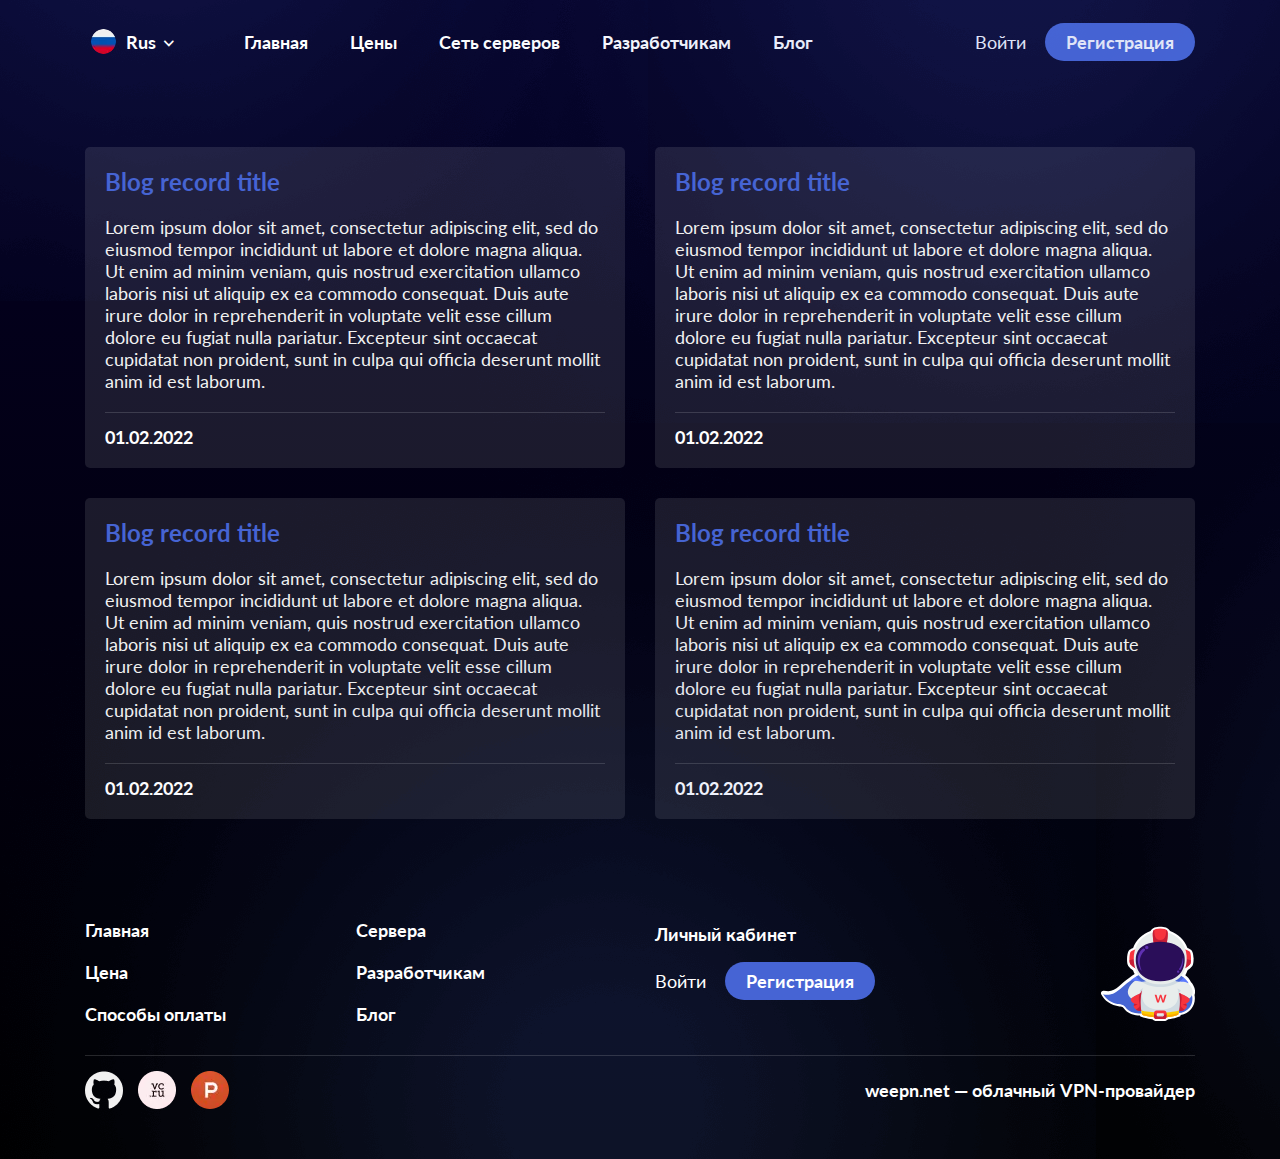
<file: blog.html>
<!DOCTYPE html>
<html lang="ru">

<head>
	<title>Блог</title>
	<meta charset="UTF-8">
	<meta name="format-detection" content="telephone=no">
	<link rel="stylesheet" href="css/style.min.css">
	<link rel="stylesheet" href="css/blog.min.css">
	<link rel="shortcut icon" href="favicon.ico">
	<meta name="viewport" content="width=device-width, initial-scale=1.0">
</head>

<body>
	<div class="wrapper">
		<header class="header shadow">
			<div class="header__container">
				<div class="header__body">
					<div class="header__language lang-header">
						<div class="lang-header__item">
							<div class="lang-header__image">
								<picture><source srcset="img/flag/russian.webp" type="image/webp"><img src="img/flag/russian.png" alt="флаг России"></picture>
							</div>
							<div class="lang-header__text _icon-arrow">Rus</div>
						</div>
						<div class="lang-header__sublist">
							<a href="#" class="lang-header__sublist-item">
								<div class="lang-header__image">
									<picture><source srcset="img/flag/ukrainian.webp" type="image/webp"><img src="img/flag/ukrainian.png" alt="флаг Украины"></picture>
								</div>
								<div class="lang-header__text">Ukrainian</div>
							</a>
							<a href="#" class="lang-header__sublist-item">
								<div class="lang-header__image">
									<picture><source srcset="img/flag/eng.webp" type="image/webp"><img src="img/flag/eng.png" alt="флаг США"></picture>
								</div>
								<div class="lang-header__text">Eng</div>
							</a>
						</div>
					</div>
					<nav class="header__menu menu">
						<ul class="menu__list">
							<li><a href="index.html" class="menu__link">Главная</a></li>
							<li><a href="price.html" class="menu__link">Цены</a></li>
							<li><a href="network.html" class="menu__link">Сеть серверов</a></li>
							<li><a href="account.html" class="menu__link">Разработчикам</a></li>
							<li><a href="blog.html" class="menu__link">Блог</a></li>
						</ul>
					</nav>
					<div class="header__buttons button-reg">
						<button type="button" class="button-reg__login">Войти</button>
						<a href="#" class="button-reg__reg">Регистрация</a>
					</div>
					<nav class="menu-mob">
						<button type="button" class="menu-mob__icon icon-menu"><span></span></button>
						<div class="menu-mob__body">
							<div class="menu-mob__content">
								<div class="menu-mob__language lang-header">
									<div class="lang-header__item">
										<div class="lang-header__image">
											<picture><source srcset="img/flag/russian.webp" type="image/webp"><img src="img/flag/russian.png" alt="флаг России"></picture>
										</div>
										<div class="lang-header__text _icon-arrow">Rus</div>
									</div>
									<div class="lang-header__sublist">
										<a href="#" class="lang-header__sublist-item">
											<div class="lang-header__image">
												<picture><source srcset="img/flag/ukrainian.webp" type="image/webp"><img src="img/flag/ukrainian.png" alt="флаг Украины"></picture>
											</div>
											<div class="lang-header__text">Ukrainian</div>
										</a>
										<a href="#" class="lang-header__sublist-item">
											<div class="lang-header__image">
												<picture><source srcset="img/flag/eng.webp" type="image/webp"><img src="img/flag/eng.png" alt="флаг США"></picture>
											</div>
											<div class="lang-header__text">Eng</div>
										</a>
									</div>
								</div>
								<ul class="menu-mob__list">
									<li class="menu-mob__item"><a href="#" class="menu-mob__link">Главня</a></li>
									<li class="menu-mob__item"><a href="#" class="menu-mob__link">Цены</a></li>
									<li class="menu-mob__item"><a href="#" class="menu-mob__link">Спососбы оплаты</a></li>
									<li class="menu-mob__item"><a href="#" class="menu-mob__link">Сервера</a></li>
									<li class="menu-mob__item"><a href="#" class="menu-mob__link">Разработчикам</a></li>
									<li class="menu-mob__item"><a href="#" class="menu-mob__link">Блог</a></li>
									<li class="menu-mob__item"><a href="#" class="menu-mob__link">Личный кабинет</a></li>
								</ul>
							</div>
							<p class="menu-mob__text">weepn.net — облачный VPN-провайдер</p>
						</div>
					</nav>
				</div>
			</div>
		</header>
		<main class="page">
			<section class="page__blog blog shadow indent">
				<div class="blog__container">
					<div class="blog__items shadow">
						<div class="blog__item">
							<h4 class="blog__title subtitle">Blog record title</h4>
							<p class="blog__text">Lorem ipsum dolor sit amet, consectetur adipiscing elit, sed do eiusmod tempor incididunt ut labore et dolore magna aliqua. Ut enim ad minim veniam, quis nostrud exercitation ullamco laboris nisi ut aliquip ex ea commodo consequat. Duis aute irure dolor in reprehenderit in voluptate velit esse cillum dolore eu fugiat nulla pariatur. Excepteur sint occaecat cupidatat non proident, sunt in culpa qui officia deserunt mollit anim id est laborum. </p>
							<div class="blog__date">01.02.2022</div>
						</div>
						<div class="blog__item">
							<h4 class="blog__title subtitle">Blog record title</h4>
							<p class="blog__text">Lorem ipsum dolor sit amet, consectetur adipiscing elit, sed do eiusmod tempor incididunt ut labore et dolore magna aliqua. Ut enim ad minim veniam, quis nostrud exercitation ullamco laboris nisi ut aliquip ex ea commodo consequat. Duis aute irure dolor in reprehenderit in voluptate velit esse cillum dolore eu fugiat nulla pariatur. Excepteur sint occaecat cupidatat non proident, sunt in culpa qui officia deserunt mollit anim id est laborum.</p>
							<div class="blog__date">01.02.2022</div>
						</div>
						<div class="blog__item">
							<h4 class="blog__title subtitle">Blog record title</h4>
							<p class="blog__text">Lorem ipsum dolor sit amet, consectetur adipiscing elit, sed do eiusmod tempor incididunt ut labore et dolore magna aliqua. Ut enim ad minim veniam, quis nostrud exercitation ullamco laboris nisi ut aliquip ex ea commodo consequat. Duis aute irure dolor in reprehenderit in voluptate velit esse cillum dolore eu fugiat nulla pariatur. Excepteur sint occaecat cupidatat non proident, sunt in culpa qui officia deserunt mollit anim id est laborum.</p>
							<div class="blog__date">01.02.2022</div>
						</div>
						<div class="blog__item">
							<h4 class="blog__title subtitle">Blog record title</h4>
							<p class="blog__text">Lorem ipsum dolor sit amet, consectetur adipiscing elit, sed do eiusmod tempor incididunt ut labore et dolore magna aliqua. Ut enim ad minim veniam, quis nostrud exercitation ullamco laboris nisi ut aliquip ex ea commodo consequat. Duis aute irure dolor in reprehenderit in voluptate velit esse cillum dolore eu fugiat nulla pariatur. Excepteur sint occaecat cupidatat non proident, sunt in culpa qui officia deserunt mollit anim id est laborum.</p>
							<div class="blog__date">01.02.2022</div>
						</div>
					</div>
				</div>
			</section>
		</main>
		<footer class="footer shadow">
			<div class="footer__container">
				<div class="footer__top">
					<nav class="footer__menu menu-footer">
						<ul class="menu-footer__list">
							<li><a href="#" class="menu-footer__link">Главная</a></li>
							<li><a href="#" class="menu-footer__link">Цена</a></li>
							<li><a href="#" class="menu-footer__link">Способы оплаты</a></li>
						</ul>
						<ul class="menu-footer__list">
							<li><a href="#" class="menu-footer__link">Сервера</a></li>
							<li><a href="#" class="menu-footer__link">Разработчикам</a></li>
							<li><a href="#" class="menu-footer__link">Блог</a></li>
						</ul>
					</nav>
					<div class="footer__columns">
						<div class="footer__column">
							<a href="#" class="footer__personal">Личный кабинет</a>
							<div class="footer__buttons button-reg">
								<button type="button" class="button-reg__login">Войти</button>
								<a href="#" class="button-reg__reg">Регистрация</a>
							</div>
						</div>
						<div class="footer__logo">
							<img src="img/Logo.svg" alt="логотип">
						</div>
					</div>
				</div>
				<div class="footer__bottom">
					<div class="footer__items">
						<a href="#" class="footer__item">
							<picture><source srcset="img/git.webp" type="image/webp"><img src="img/git.png" alt=""></picture>
						</a>
						<a href="#" class="footer__item">
							<picture><source srcset="img/vc.webp" type="image/webp"><img src="img/vc.png" alt=""></picture>
						</a>
						<a href="#" class="footer__item">
							<picture><source srcset="img/p.webp" type="image/webp"><img src="img/p.png" alt=""></picture>
						</a>
					</div>
					<div class="footer__text">weepn.net — облачный VPN-провайдер</div>
				</div>
			</div>
		</footer>
	</div>

	<div hidden class="popup ">
		<div class="popup__wrapper">
			<div class="popup__content">
				<div type="button" class="popup__close"><img src="img/icon/close.svg" alt="икнонка close"></div>
				<div class="popup__body sing-popup">
					<h4 class="popup__title">Sign up and stay secured</h4>
					<form action="#" class="sing-popup__form">
						<div class="sing-popup__inputs">
							<div class="popup__input-item">
								<input autocomplete="off" type="text" name="form[]" placeholder="Login" class="popup__input popup__input_sing _error-input">
								<p class="popup__input-error">Please provide a valid value</p>
							</div>
							<div class="popup__input-item">
								<input autocomplete="off" type="text" name="form[]" placeholder="Password" class="popup__input popup__input_sing">
								<p class="popup__input-error">Please provide a valid value</p>
							</div>
							<div class="popup__input-item">
								<input autocomplete="off" type="text" name="form[]" placeholder="Confirm password" class="popup__input popup__input_sing">
								<p class="popup__input-error">Please provide a valid value</p>
							</div>
							<div class="popup__input-item">
								<input autocomplete="off" type="text" name="form[]" placeholder="Secret phrase" class="popup__input popup__input_sing">
								<p class="popup__input-error">Please provide a valid value</p>
							</div>
						</div>
						<p class="sing-popup__text">As we don't ask email please save your secret phrase to recover
							account
							if password lost</p>
						<div class="sing-popup__social social">
							<a href="#" class="social__item">
								<picture><source srcset="img/fox.webp" type="image/webp"><img src="img/fox.png" alt=""></picture>
							</a>
							<a href="#" class="social__item">
								<picture><source srcset="img/git.webp" type="image/webp"><img src="img/git.png" alt=""></picture>
							</a>
						</div>
						<button type="submit" class="sing-popup__button btn">Sign up</button>
						<a href="#" class="sing-popup__link">No, i have account</a>
					</form>
				</div>
			</div>
		</div>
	</div>
</body>

</html>
</file>
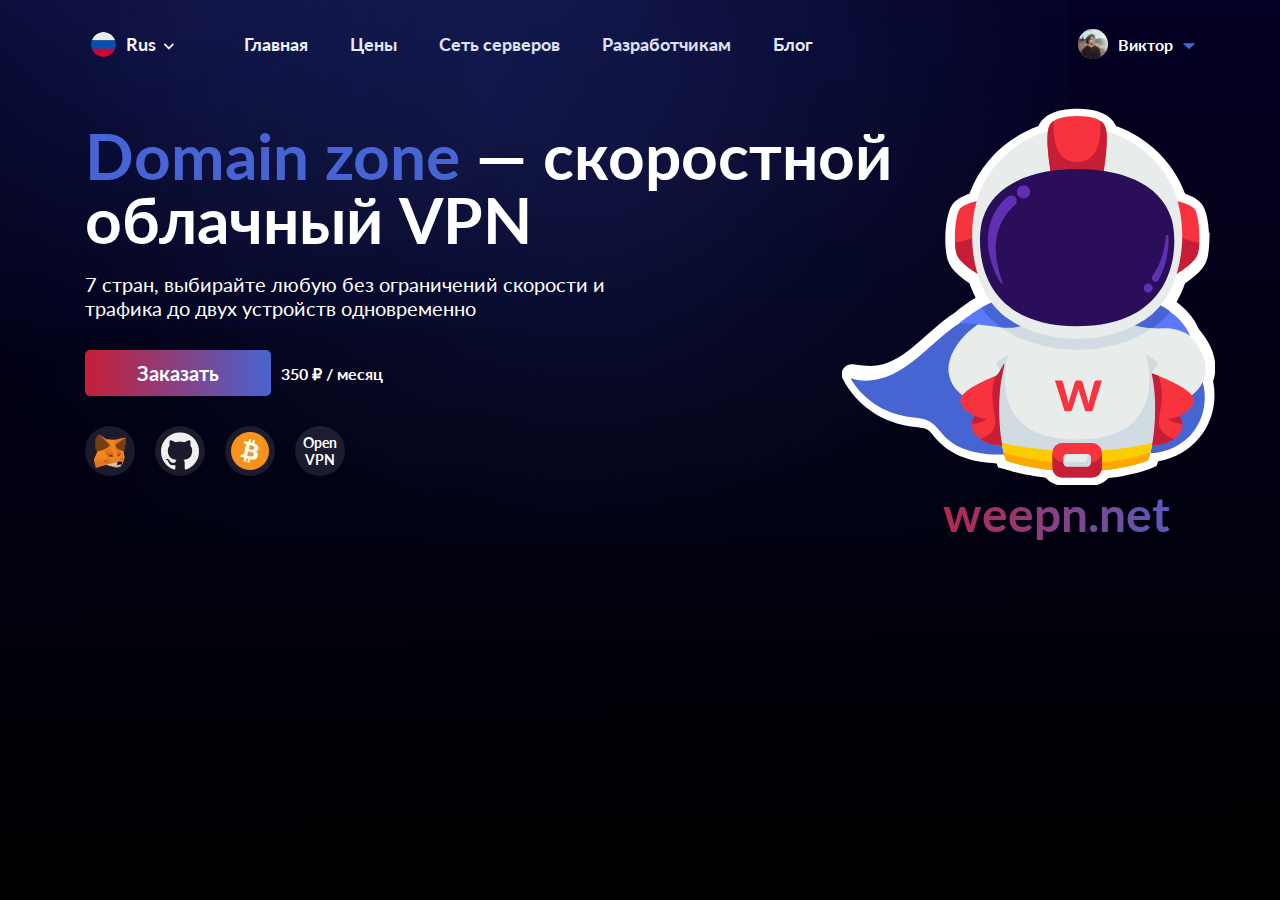
<file: home.html>
<!DOCTYPE html>
<html lang="ru">

<head>
	<title>Domain zone — скоростной облачный VPN</title>
	<meta charset="UTF-8">
	<meta name="format-detection" content="telephone=no">
	<link rel="stylesheet" href="css/style.min.css">
	<link rel="stylesheet" href="css/mainpage.css">
	<link rel="shortcut icon" href="favicon.ico">
	<meta name="viewport" content="width=device-width, initial-scale=1.0">
</head>

<body>
	<div class="wrapper">
		<header class="header shadow">
			<div class="header__container">
				<div class="header__body">
					<div class="header__language lang-header">
						<div class="lang-header__item">
							<div class="lang-header__image">
								<picture><source srcset="img/flag/russian.webp" type="image/webp"><img src="img/flag/russian.png" alt="флаг России"></picture>
							</div>
							<div class="lang-header__text _icon-arrow">Rus</div>
						</div>
						<div class="lang-header__sublist">
							<a href="#" class="lang-header__sublist-item">
								<div class="lang-header__image">
									<picture><source srcset="img/flag/ukrainian.webp" type="image/webp"><img src="img/flag/ukrainian.png" alt="флаг Украины"></picture>
								</div>
								<div class="lang-header__text">Ukrainian</div>
							</a>
							<a href="#" class="lang-header__sublist-item">
								<div class="lang-header__image">
									<picture><source srcset="img/flag/eng.webp" type="image/webp"><img src="img/flag/eng.png" alt="флаг США"></picture>
								</div>
								<div class="lang-header__text">Eng</div>
							</a>
						</div>
					</div>
					<nav class="header__menu menu">
						<ul class="menu__list">
							<li><a href="index.html" class="menu__link">Главная</a></li>
							<li><a href="price.html" class="menu__link">Цены</a></li>
							<li><a href="network.html" class="menu__link">Сеть серверов</a></li>
							<li><a href="account.html" class="menu__link">Разработчикам</a></li>
							<li><a href="blog.html" class="menu__link">Блог</a></li>
						</ul>
					</nav>
					<div class="header__personal">
						<div class="header__personal-wrapper">
							<div class="header__personal-image">
								<picture><source srcset="img/victor.webp" type="image/webp"><img src="img/victor.jpg" alt="личное фото"></picture>
							</div>
							<div class="header__personal-name _icon-arrow-down">Виктор</div>
						</div>
					</div>
					<nav class="menu-mob">
						<button type="button" class="menu-mob__icon icon-menu"><span></span></button>
						<div class="menu-mob__body">
							<div class="menu-mob__content">
								<div class="menu-mob__language lang-header">
									<div class="lang-header__item">
										<div class="lang-header__image">
											<picture><source srcset="img/flag/russian.webp" type="image/webp"><img src="img/flag/russian.png" alt="флаг России"></picture>
										</div>
										<div class="lang-header__text _icon-arrow">Rus</div>
									</div>
									<div class="lang-header__sublist">
										<a href="#" class="lang-header__sublist-item">
											<div class="lang-header__image">
												<picture><source srcset="img/flag/ukrainian.webp" type="image/webp"><img src="img/flag/ukrainian.png" alt="флаг Украины"></picture>
											</div>
											<div class="lang-header__text">Ukrainian</div>
										</a>
										<a href="#" class="lang-header__sublist-item">
											<div class="lang-header__image">
												<picture><source srcset="img/flag/eng.webp" type="image/webp"><img src="img/flag/eng.png" alt="флаг США"></picture>
											</div>
											<div class="lang-header__text">Eng</div>
										</a>
									</div>
								</div>
								<ul class="menu-mob__list">
									<li class="menu-mob__item"><a href="#" class="menu-mob__link">Главня</a></li>
									<li class="menu-mob__item"><a href="#" class="menu-mob__link">Цены</a></li>
									<li class="menu-mob__item"><a href="#" class="menu-mob__link">Спососбы оплаты</a></li>
									<li class="menu-mob__item"><a href="#" class="menu-mob__link">Сервера</a></li>
									<li class="menu-mob__item"><a href="#" class="menu-mob__link">Разработчикам</a></li>
									<li class="menu-mob__item"><a href="#" class="menu-mob__link">Блог</a></li>
									<li class="menu-mob__item"><a href="#" class="menu-mob__link">Личный кабинет</a></li>
								</ul>
							</div>
							<p class="menu-mob__text">weepn.net — облачный VPN-провайдер</p>
						</div>
					</nav>
				</div>
			</div>
		</header>
		<main class="page">
			<section class="page__mainblock shadow mainblock">
				<div class="mainblock__container">
					<div class="mainblock__body">
						<div class="mainblock__content">
							<h1 class="mainblock__title"><span>Domain zone</span> — скоростной облачный VPN</h1>
							<p class="mainblock__text">7 стран, выбирайте любую без ограничений скорости и трафика
								до двух устройств одновременно</p>
							<div class="mainblock__right-mob">
								<div class="mainblock__image">
									<img src="img/Logo.svg" alt="логотип">
								</div>
								<p class="mainblock__link">weepn.net</p>
							</div>
							<div class="mainblock__info">
								<a href="price.html" class="mainblock__button btn">Заказать</a>
								<p class="mainblock__price">350 ₽ / месяц</p>
							</div>
							<div class="mainblock__social social">
								<a href="#" class="social__item">
									<picture><source srcset="img/fox.webp" type="image/webp"><img src="img/fox.png" alt=""></picture>
								</a>
								<a href="#" class="social__item">
									<picture><source srcset="img/git.webp" type="image/webp"><img src="img/git.png" alt=""></picture>
								</a>
								<a href="#" class="social__item">
									<picture><source srcset="img/bit.webp" type="image/webp"><img src="img/bit.png" alt=""></picture>
								</a>
								<a href="#" class="social__item">
									<p class="social__item-text">Open VPN</p>
								</a>
							</div>
						</div>
						<div class="mainblock__right">
							<div class="mainblock__image">
								<img src="img/Logo.svg" alt="логотип">
							</div>
							<p class="mainblock__link">weepn.net</p>
						</div>
					</div>
				</div>
			</section>
		</main>
	</div>
	<div hidden class="popup">
		<div class="popup__wrapper">
			<div class="popup__content">
				<div type="button" class="popup__close"><img src="img/icon/close.svg" alt="икнонка close"></div>
				<div class="popup__body country-popup">
					<h4 class="popup__title">Нет подходящей страны? <br> Предложите свою!</h4>
					<form action="#" class="country-popup__form">
						<div class="country-popup__input-wrapper">
							<div class="popup__input-item">
								<input autocomplete="off" type="text" name="form[]" placeholder="Например Кот-д'Ивуар" class="popup__input popup__input_country">
							</div>
							<div class="popup__input-item _icon-arrow">
								<input autocomplete="off" type="text" name="form[]" placeholder="Город" class="popup__input popup__input_country">
							</div>
							<div class="popup__input-item">
								<input autocomplete="off" type="text" name="form[]" placeholder="Дата-центр" class="popup__input popup__input_country">
							</div>
						</div>
						<div class="country-popup__button btn">Предложить</div>
					</form>
				</div>
			</div>
		</div>
	</div>

	<div hidden class="popup ">
		<div class="popup__wrapper">
			<div class="popup__content">
				<div type="button" class="popup__close"><img src="img/icon/close.svg" alt="икнонка close"></div>
				<div class="popup__body sing-popup">
					<h4 class="popup__title">Sign up and stay secured</h4>
					<form action="#" class="sing-popup__form">
						<div class="sing-popup__inputs">
							<div class="popup__input-item">
								<input autocomplete="off" type="text" name="form[]" placeholder="Login" class="popup__input popup__input_sing _error-input">
								<p class="popup__input-error">Please provide a valid value</p>
							</div>
							<div class="popup__input-item">
								<input autocomplete="off" type="text" name="form[]" placeholder="Password" class="popup__input popup__input_sing">
								<p class="popup__input-error">Please provide a valid value</p>
							</div>
							<div class="popup__input-item">
								<input autocomplete="off" type="text" name="form[]" placeholder="Confirm password" class="popup__input popup__input_sing">
								<p class="popup__input-error">Please provide a valid value</p>
							</div>
							<div class="popup__input-item">
								<input autocomplete="off" type="text" name="form[]" placeholder="Secret phrase" class="popup__input popup__input_sing">
								<p class="popup__input-error">Please provide a valid value</p>
							</div>
						</div>
						<p class="sing-popup__text">As we don't ask email please save your secret phrase to recover
							account
							if password lost</p>
						<div class="sing-popup__social social">
							<a href="#" class="social__item">
								<picture><source srcset="img/fox.webp" type="image/webp"><img src="img/fox.png" alt=""></picture>
							</a>
							<a href="#" class="social__item">
								<picture><source srcset="img/git.webp" type="image/webp"><img src="img/git.png" alt=""></picture>
							</a>
						</div>
						<button type="submit" class="sing-popup__button btn">Sign up</button>
						<a href="#" class="sing-popup__link">No, i have account</a>
					</form>
				</div>
			</div>
		</div>
	</div>
</body>

</html>
</file>
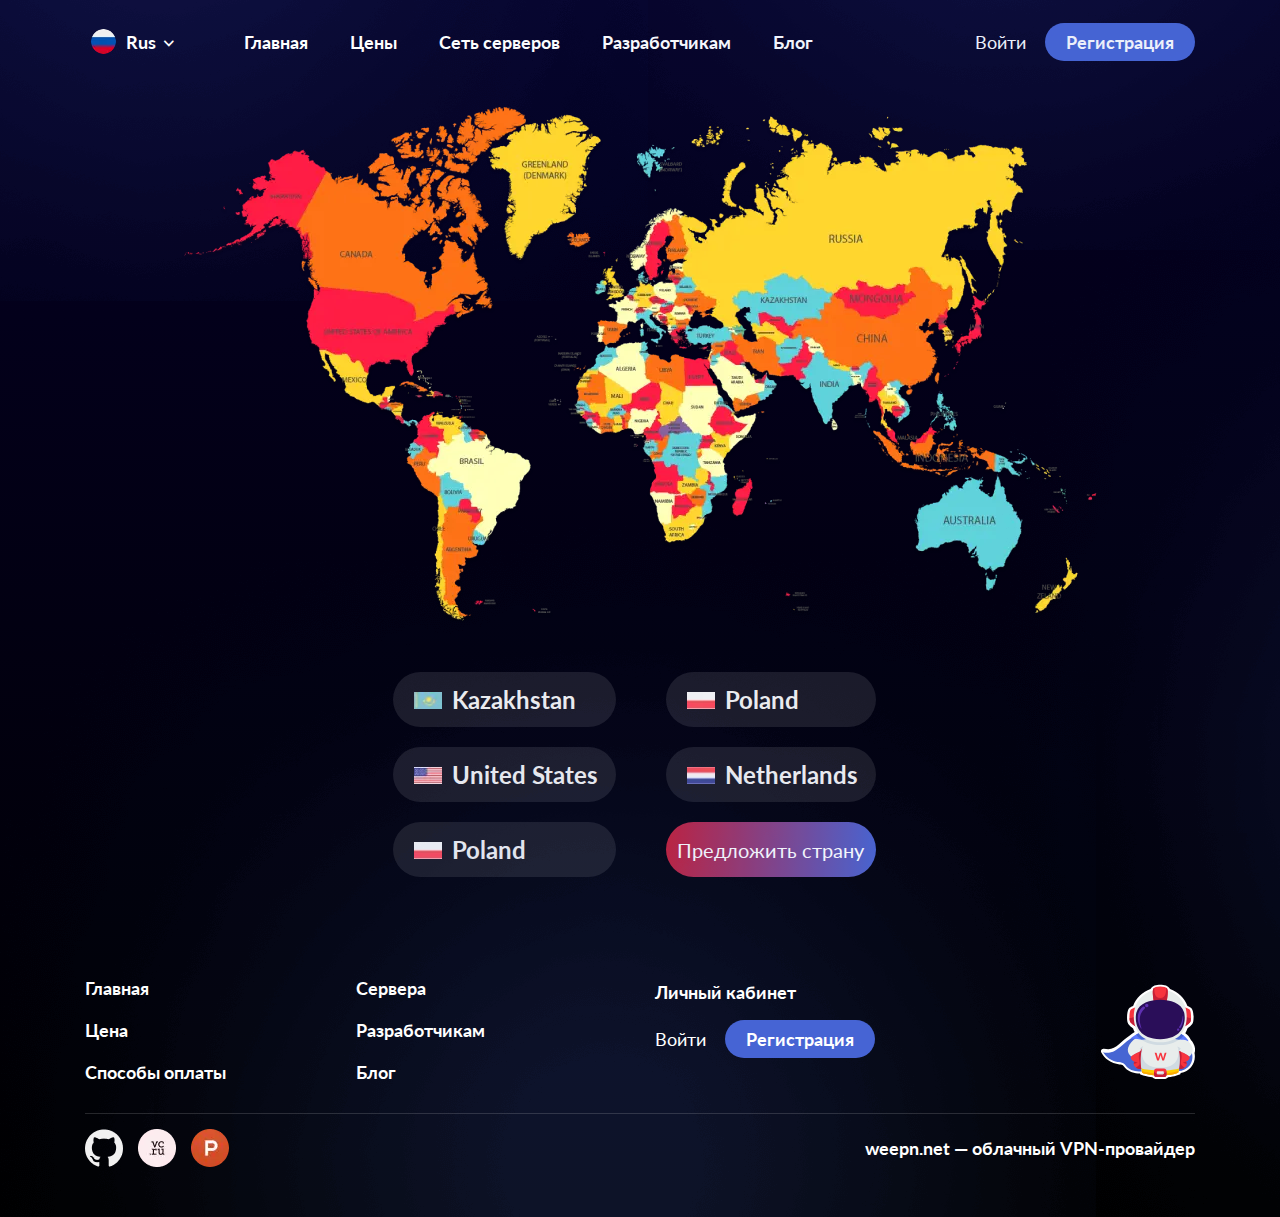
<file: network.html>
<!DOCTYPE html>
<html lang="ru">

<head>
	<title>Server network</title>
	<meta charset="UTF-8">
	<meta name="format-detection" content="telephone=no">
	<link rel="stylesheet" href="css/style.min.css">
	<link rel="stylesheet" href="css/network.min.css">
	<link rel="shortcut icon" href="favicon.ico">
	<meta name="viewport" content="width=device-width, initial-scale=1.0">
</head>

<body>
	<div class="wrapper">
		<header class="header shadow">
			<div class="header__container">
				<div class="header__body">
					<div class="header__language lang-header">
						<div class="lang-header__item">
							<div class="lang-header__image">
								<picture><source srcset="img/flag/russian.webp" type="image/webp"><img src="img/flag/russian.png" alt="флаг России"></picture>
							</div>
							<div class="lang-header__text _icon-arrow">Rus</div>
						</div>
						<div class="lang-header__sublist">
							<a href="#" class="lang-header__sublist-item">
								<div class="lang-header__image">
									<picture><source srcset="img/flag/ukrainian.webp" type="image/webp"><img src="img/flag/ukrainian.png" alt="флаг Украины"></picture>
								</div>
								<div class="lang-header__text">Ukrainian</div>
							</a>
							<a href="#" class="lang-header__sublist-item">
								<div class="lang-header__image">
									<picture><source srcset="img/flag/eng.webp" type="image/webp"><img src="img/flag/eng.png" alt="флаг США"></picture>
								</div>
								<div class="lang-header__text">Eng</div>
							</a>
						</div>
					</div>
					<nav class="header__menu menu">
						<ul class="menu__list">
							<li><a href="index.html" class="menu__link">Главная</a></li>
							<li><a href="price.html" class="menu__link">Цены</a></li>
							<li><a href="network.html" class="menu__link">Сеть серверов</a></li>
							<li><a href="account.html" class="menu__link">Разработчикам</a></li>
							<li><a href="blog.html" class="menu__link">Блог</a></li>
						</ul>
					</nav>
					<div class="header__buttons button-reg">
						<button type="button" class="button-reg__login">Войти</button>
						<a href="#" class="button-reg__reg">Регистрация</a>
					</div>
					<nav class="menu-mob">
						<button type="button" class="menu-mob__icon icon-menu"><span></span></button>
						<div class="menu-mob__body">
							<div class="menu-mob__content">
								<div class="menu-mob__language lang-header">
									<div class="lang-header__item">
										<div class="lang-header__image">
											<picture><source srcset="img/flag/russian.webp" type="image/webp"><img src="img/flag/russian.png" alt="флаг России"></picture>
										</div>
										<div class="lang-header__text _icon-arrow">Rus</div>
									</div>
									<div class="lang-header__sublist">
										<a href="#" class="lang-header__sublist-item">
											<div class="lang-header__image">
												<picture><source srcset="img/flag/ukrainian.webp" type="image/webp"><img src="img/flag/ukrainian.png" alt="флаг Украины"></picture>
											</div>
											<div class="lang-header__text">Ukrainian</div>
										</a>
										<a href="#" class="lang-header__sublist-item">
											<div class="lang-header__image">
												<picture><source srcset="img/flag/eng.webp" type="image/webp"><img src="img/flag/eng.png" alt="флаг США"></picture>
											</div>
											<div class="lang-header__text">Eng</div>
										</a>
									</div>
								</div>
								<ul class="menu-mob__list">
									<li class="menu-mob__item"><a href="#" class="menu-mob__link">Главня</a></li>
									<li class="menu-mob__item"><a href="#" class="menu-mob__link">Цены</a></li>
									<li class="menu-mob__item"><a href="#" class="menu-mob__link">Спососбы оплаты</a></li>
									<li class="menu-mob__item"><a href="#" class="menu-mob__link">Сервера</a></li>
									<li class="menu-mob__item"><a href="#" class="menu-mob__link">Разработчикам</a></li>
									<li class="menu-mob__item"><a href="#" class="menu-mob__link">Блог</a></li>
									<li class="menu-mob__item"><a href="#" class="menu-mob__link">Личный кабинет</a></li>
								</ul>
							</div>
							<p class="menu-mob__text">weepn.net — облачный VPN-провайдер</p>
						</div>
					</nav>
				</div>
			</div>
		</header>
		<main class="page">
			<div class="page__network network shadow indent">
				<div class="network__container">
					<div class="network__image">
						<picture><source srcset="img/map.webp" type="image/webp"><img src="img/map.png" alt="карта"></picture>
					</div>
					<div class="network__content shadow">
						<div class="network__column">
							<div class="network__item radio-network">
								<input id="c_1" autocomplete="off" type="radio" name="form[]" class="radio-network__input">
								<label for="c_1" class="radio-network__label">
									<picture><source srcset="img/flag/Kazakhstan.webp" type="image/webp"><img src="img/flag/Kazakhstan.jpg" alt="флаг Казахстана"></picture>
									<div class="radio-network__text">Kazakhstan</div>
								</label>
							</div>
							<div class="network__item radio-network">
								<input id="c_2" autocomplete="off" type="radio" name="form[]" class="radio-network__input">
								<label for="c_2" class="radio-network__label">
									<picture><source srcset="img/flag/US.webp" type="image/webp"><img src="img/flag/US.jpg" alt="флаг США"></picture>
									<div class="radio-network__text">United States</div>
								</label>
							</div>
							<div class="network__item radio-network">
								<input id="c_3" autocomplete="off" type="radio" name="form[]" class="radio-network__input">
								<label for="c_3" class="radio-network__label">
									<picture><source srcset="img/flag/Poland.webp" type="image/webp"><img src="img/flag/Poland.jpg" alt="флаг Польша"></picture>
									<div class="radio-network__text">Poland</div>
								</label>
							</div>
						</div>
						<div class="network__column">
							<div class="network__item radio-network">
								<input id="c_3" autocomplete="off" type="radio" name="form[]" class="radio-network__input">
								<label for="c_3" class="radio-network__label">
									<picture><source srcset="img/flag/Poland.webp" type="image/webp"><img src="img/flag/Poland.jpg" alt="флаг Польша"></picture>
									<div class="radio-network__text">Poland</div>
								</label>
							</div>
							<div class="network__item radio-network">
								<input id="c_5" autocomplete="off" type="radio" name="form[]" class="radio-network__input">
								<label for="c_5" class="radio-network__label">
									<picture><source srcset="img/flag/Netherlands.webp" type="image/webp"><img src="img/flag/Netherlands.jpg" alt="флаг Нидерланды"></picture>
									<div class="radio-network__text">Netherlands</div>
								</label>
							</div>
							<button type="button" class="network__button btn">Предложить страну</button>
						</div>
					</div>
				</div>
			</div>
		</main>
		<footer class="footer shadow">
			<div class="footer__container">
				<div class="footer__top">
					<nav class="footer__menu menu-footer">
						<ul class="menu-footer__list">
							<li><a href="#" class="menu-footer__link">Главная</a></li>
							<li><a href="#" class="menu-footer__link">Цена</a></li>
							<li><a href="#" class="menu-footer__link">Способы оплаты</a></li>
						</ul>
						<ul class="menu-footer__list">
							<li><a href="#" class="menu-footer__link">Сервера</a></li>
							<li><a href="#" class="menu-footer__link">Разработчикам</a></li>
							<li><a href="#" class="menu-footer__link">Блог</a></li>
						</ul>
					</nav>
					<div class="footer__columns">
						<div class="footer__column">
							<a href="#" class="footer__personal">Личный кабинет</a>
							<div class="footer__buttons button-reg">
								<button type="button" class="button-reg__login">Войти</button>
								<a href="#" class="button-reg__reg">Регистрация</a>
							</div>
						</div>
						<div class="footer__logo">
							<img src="img/Logo.svg" alt="логотип">
						</div>
					</div>
				</div>
				<div class="footer__bottom">
					<div class="footer__items">
						<a href="#" class="footer__item">
							<picture><source srcset="img/git.webp" type="image/webp"><img src="img/git.png" alt=""></picture>
						</a>
						<a href="#" class="footer__item">
							<picture><source srcset="img/vc.webp" type="image/webp"><img src="img/vc.png" alt=""></picture>
						</a>
						<a href="#" class="footer__item">
							<picture><source srcset="img/p.webp" type="image/webp"><img src="img/p.png" alt=""></picture>
						</a>
					</div>
					<div class="footer__text">weepn.net — облачный VPN-провайдер</div>
				</div>
			</div>
		</footer>
	</div>
	<div hidden class="popup">
		<div class="popup__wrapper">
			<div class="popup__content">
				<div type="button" class="popup__close"><img src="img/icon/close.svg" alt="икнонка close"></div>
				<div class="popup__body country-popup">
					<h4 class="popup__title">Нет подходящей страны? <br> Предложите свою!</h4>
					<form action="#" class="country-popup__form">
						<div class="country-popup__input-wrapper">
							<div class="popup__input-item">
								<input autocomplete="off" type="text" name="form[]" placeholder="Например Кот-д'Ивуар" class="popup__input popup__input_country">
							</div>
							<div class="popup__input-item _icon-arrow">
								<input autocomplete="off" type="text" name="form[]" placeholder="Город" class="popup__input popup__input_country">
							</div>
							<div class="popup__input-item">
								<input autocomplete="off" type="text" name="form[]" placeholder="Дата-центр" class="popup__input popup__input_country">
							</div>
						</div>
						<div class="country-popup__button btn">Предложить</div>
					</form>
				</div>
			</div>
		</div>
	</div>

	<div hidden class="popup ">
		<div class="popup__wrapper">
			<div class="popup__content">
				<div type="button" class="popup__close"><img src="img/icon/close.svg" alt="икнонка close"></div>
				<div class="popup__body sing-popup">
					<h4 class="popup__title">Sign up and stay secured</h4>
					<form action="#" class="sing-popup__form">
						<div class="sing-popup__inputs">
							<div class="popup__input-item">
								<input autocomplete="off" type="text" name="form[]" placeholder="Login" class="popup__input popup__input_sing _error-input">
								<p class="popup__input-error">Please provide a valid value</p>
							</div>
							<div class="popup__input-item">
								<input autocomplete="off" type="text" name="form[]" placeholder="Password" class="popup__input popup__input_sing">
								<p class="popup__input-error">Please provide a valid value</p>
							</div>
							<div class="popup__input-item">
								<input autocomplete="off" type="text" name="form[]" placeholder="Confirm password" class="popup__input popup__input_sing">
								<p class="popup__input-error">Please provide a valid value</p>
							</div>
							<div class="popup__input-item">
								<input autocomplete="off" type="text" name="form[]" placeholder="Secret phrase" class="popup__input popup__input_sing">
								<p class="popup__input-error">Please provide a valid value</p>
							</div>
						</div>
						<p class="sing-popup__text">As we don't ask email please save your secret phrase to recover
							account
							if password lost</p>
						<div class="sing-popup__social social">
							<a href="#" class="social__item">
								<picture><source srcset="img/fox.webp" type="image/webp"><img src="img/fox.png" alt=""></picture>
							</a>
							<a href="#" class="social__item">
								<picture><source srcset="img/git.webp" type="image/webp"><img src="img/git.png" alt=""></picture>
							</a>
						</div>
						<button type="submit" class="sing-popup__button btn">Sign up</button>
						<a href="#" class="sing-popup__link">No, i have account</a>
					</form>
				</div>
			</div>
		</div>
	</div>
</body>

</html>
</file>
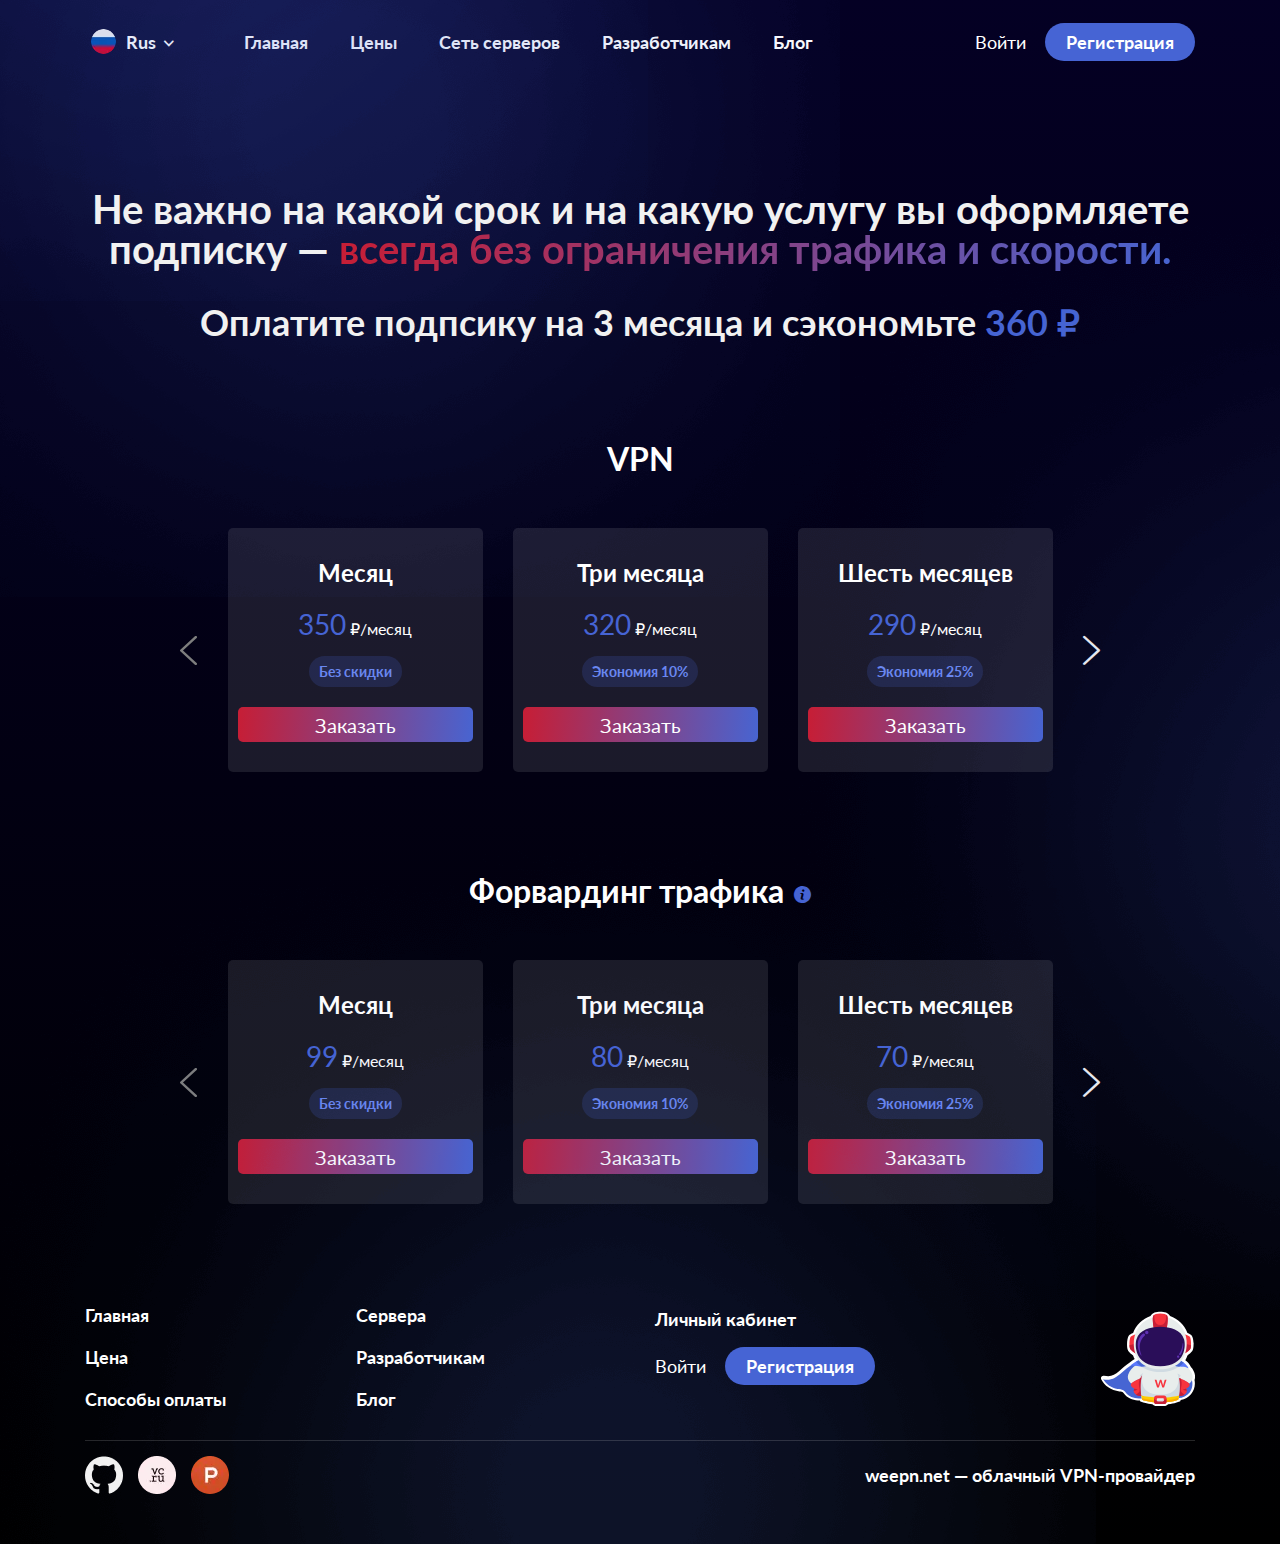
<file: price.html>
<!DOCTYPE html>
<html lang="ru">

<head>
	<title>Цены</title>
	<meta charset="UTF-8">
	<meta name="format-detection" content="telephone=no">
	<link rel="stylesheet" href="css/style.min.css">
	<link rel="stylesheet" href="css/price.min.css">
	<link rel="shortcut icon" href="favicon.ico">
	<meta name="viewport" content="width=device-width, initial-scale=1.0">
</head>

<body>
	<div class="wrapper">
		<header class="header shadow">
			<div class="header__container">
				<div class="header__body">
					<div class="header__language lang-header">
						<div class="lang-header__item">
							<div class="lang-header__image">
								<picture><source srcset="img/flag/russian.webp" type="image/webp"><img src="img/flag/russian.png" alt="флаг России"></picture>
							</div>
							<div class="lang-header__text _icon-arrow">Rus</div>
						</div>
						<div class="lang-header__sublist">
							<a href="#" class="lang-header__sublist-item">
								<div class="lang-header__image">
									<picture><source srcset="img/flag/ukrainian.webp" type="image/webp"><img src="img/flag/ukrainian.png" alt="флаг Украины"></picture>
								</div>
								<div class="lang-header__text">Ukrainian</div>
							</a>
							<a href="#" class="lang-header__sublist-item">
								<div class="lang-header__image">
									<picture><source srcset="img/flag/eng.webp" type="image/webp"><img src="img/flag/eng.png" alt="флаг США"></picture>
								</div>
								<div class="lang-header__text">Eng</div>
							</a>
						</div>
					</div>
					<nav class="header__menu menu">
						<ul class="menu__list">
							<li><a href="index.html" class="menu__link">Главная</a></li>
							<li><a href="price.html" class="menu__link">Цены</a></li>
							<li><a href="network.html" class="menu__link">Сеть серверов</a></li>
							<li><a href="account.html" class="menu__link">Разработчикам</a></li>
							<li><a href="blog.html" class="menu__link">Блог</a></li>
						</ul>
					</nav>
					<div class="header__buttons button-reg">
						<button type="button" class="button-reg__login">Войти</button>
						<a href="#" class="button-reg__reg">Регистрация</a>
					</div>
					<nav class="menu-mob">
						<button type="button" class="menu-mob__icon icon-menu"><span></span></button>
						<div class="menu-mob__body">
							<div class="menu-mob__content">
								<div class="menu-mob__language lang-header">
									<div class="lang-header__item">
										<div class="lang-header__image">
											<picture><source srcset="img/flag/russian.webp" type="image/webp"><img src="img/flag/russian.png" alt="флаг России"></picture>
										</div>
										<div class="lang-header__text _icon-arrow">Rus</div>
									</div>
									<div class="lang-header__sublist">
										<a href="#" class="lang-header__sublist-item">
											<div class="lang-header__image">
												<picture><source srcset="img/flag/ukrainian.webp" type="image/webp"><img src="img/flag/ukrainian.png" alt="флаг Украины"></picture>
											</div>
											<div class="lang-header__text">Ukrainian</div>
										</a>
										<a href="#" class="lang-header__sublist-item">
											<div class="lang-header__image">
												<picture><source srcset="img/flag/eng.webp" type="image/webp"><img src="img/flag/eng.png" alt="флаг США"></picture>
											</div>
											<div class="lang-header__text">Eng</div>
										</a>
									</div>
								</div>
								<ul class="menu-mob__list">
									<li class="menu-mob__item"><a href="#" class="menu-mob__link">Главня</a></li>
									<li class="menu-mob__item"><a href="#" class="menu-mob__link">Цены</a></li>
									<li class="menu-mob__item"><a href="#" class="menu-mob__link">Спососбы оплаты</a></li>
									<li class="menu-mob__item"><a href="#" class="menu-mob__link">Сервера</a></li>
									<li class="menu-mob__item"><a href="#" class="menu-mob__link">Разработчикам</a></li>
									<li class="menu-mob__item"><a href="#" class="menu-mob__link">Блог</a></li>
									<li class="menu-mob__item"><a href="#" class="menu-mob__link">Личный кабинет</a></li>
								</ul>
							</div>
							<p class="menu-mob__text">weepn.net — облачный VPN-провайдер</p>
						</div>
					</nav>
				</div>
			</div>
		</header>
		<main class="page">
			<section class="page__price price shadow indent">
				<div class="price__container">
					<div class="price__top">
						<h3 class="price__title">Не важно на какой срок и на какую услугу вы оформляете подписку —
							<span>всегда без ограничения трафика и скорости.</span>
						</h3>
						<div class="price__subtitle">Оплатите подпсику на 3 месяца и сэкономьте <span>360 ₽</span></div>
					</div>
					<div class="price__content shadow">
						<div class="price__slider slider-price">
							<h5 class="slider-price__title title">VPN</h5>
							<div class="slider-price__body">
								<div class="slider-price__arrow slider-price__arrow_left _icon-slider-arrow"></div>
								<div class="slider-price__items">
									<div class="slider-price__item item-slider">
										<div class="item-slider__title subtitle">Месяц</div>
										<div class="item-slider__price"> <span>350</span> ₽/месяц</div>
										<div class="item-slider__sale">Без скидки</div>
										<button type="button" class="item-slider__button btn">Заказать</button>
									</div>
									<div class="slider-price__item item-slider">
										<div class="item-slider__title subtitle">Три месяца</div>
										<div class="item-slider__price"> <span>320</span> ₽/месяц</div>
										<div class="item-slider__sale">Экономия 10%</div>
										<button type="button" class="item-slider__button btn">Заказать</button>
									</div>
									<div class="slider-price__item item-slider">
										<div class="item-slider__title subtitle">Шесть месяцев</div>
										<div class="item-slider__price"> <span>290</span> ₽/месяц</div>
										<div class="item-slider__sale">Экономия 25%</div>
										<button type="button" class="item-slider__button btn">Заказать</button>
									</div>
								</div>
								<div class="slider-price__arrow _active-arrow _icon-slider-arrow">
								</div>
							</div>
						</div>
						<div class="price__slider slider-price">
							<h5 class="slider-price__title title _icon-i">Форвардинг трафика</h5>
							<div class="slider-price__body">
								<div class="slider-price__arrow slider-price__arrow_left _icon-slider-arrow"></div>
								<div class="slider-price__items">
									<div class="slider-price__item item-slider">
										<div class="item-slider__title subtitle">Месяц</div>
										<div class="item-slider__price"> <span>99</span> ₽/месяц</div>
										<div class="item-slider__sale">Без скидки</div>
										<button type="button" class="item-slider__button btn">Заказать</button>
									</div>
									<div class="slider-price__item item-slider">
										<div class="item-slider__title subtitle">Три месяца</div>
										<div class="item-slider__price"> <span>80</span> ₽/месяц</div>
										<div class="item-slider__sale">Экономия 10%</div>
										<button type="button" class="item-slider__button btn">Заказать</button>
									</div>
									<div class="slider-price__item item-slider">
										<div class="item-slider__title subtitle">Шесть месяцев</div>
										<div class="item-slider__price"> <span>70</span> ₽/месяц</div>
										<div class="item-slider__sale">Экономия 25%</div>
										<button type="button" class="item-slider__button btn">Заказать</button>
									</div>
								</div>
								<div class="slider-price__arrow _active-arrow _icon-slider-arrow">
								</div>
							</div>
						</div>
					</div>
				</div>
			</section>
		</main>
		<footer class="footer shadow">
			<div class="footer__container">
				<div class="footer__top">
					<nav class="footer__menu menu-footer">
						<ul class="menu-footer__list">
							<li><a href="#" class="menu-footer__link">Главная</a></li>
							<li><a href="#" class="menu-footer__link">Цена</a></li>
							<li><a href="#" class="menu-footer__link">Способы оплаты</a></li>
						</ul>
						<ul class="menu-footer__list">
							<li><a href="#" class="menu-footer__link">Сервера</a></li>
							<li><a href="#" class="menu-footer__link">Разработчикам</a></li>
							<li><a href="#" class="menu-footer__link">Блог</a></li>
						</ul>
					</nav>
					<div class="footer__columns">
						<div class="footer__column">
							<a href="#" class="footer__personal">Личный кабинет</a>
							<div class="footer__buttons button-reg">
								<button type="button" class="button-reg__login">Войти</button>
								<a href="#" class="button-reg__reg">Регистрация</a>
							</div>
						</div>
						<div class="footer__logo">
							<img src="img/Logo.svg" alt="логотип">
						</div>
					</div>
				</div>
				<div class="footer__bottom">
					<div class="footer__items">
						<a href="#" class="footer__item">
							<picture><source srcset="img/git.webp" type="image/webp"><img src="img/git.png" alt=""></picture>
						</a>
						<a href="#" class="footer__item">
							<picture><source srcset="img/vc.webp" type="image/webp"><img src="img/vc.png" alt=""></picture>
						</a>
						<a href="#" class="footer__item">
							<picture><source srcset="img/p.webp" type="image/webp"><img src="img/p.png" alt=""></picture>
						</a>
					</div>
					<div class="footer__text">weepn.net — облачный VPN-провайдер</div>
				</div>
			</div>
		</footer>
	</div>

	<div hidden class="popup ">
		<div class="popup__wrapper">
			<div class="popup__content">
				<div type="button" class="popup__close"><img src="img/icon/close.svg" alt="икнонка close"></div>
				<div class="popup__body sing-popup">
					<h4 class="popup__title">Sign up and stay secured</h4>
					<form action="#" class="sing-popup__form">
						<div class="sing-popup__inputs">
							<div class="popup__input-item">
								<input autocomplete="off" type="text" name="form[]" placeholder="Login" class="popup__input popup__input_sing _error-input">
								<p class="popup__input-error">Please provide a valid value</p>
							</div>
							<div class="popup__input-item">
								<input autocomplete="off" type="text" name="form[]" placeholder="Password" class="popup__input popup__input_sing">
								<p class="popup__input-error">Please provide a valid value</p>
							</div>
							<div class="popup__input-item">
								<input autocomplete="off" type="text" name="form[]" placeholder="Confirm password" class="popup__input popup__input_sing">
								<p class="popup__input-error">Please provide a valid value</p>
							</div>
							<div class="popup__input-item">
								<input autocomplete="off" type="text" name="form[]" placeholder="Secret phrase" class="popup__input popup__input_sing">
								<p class="popup__input-error">Please provide a valid value</p>
							</div>
						</div>
						<p class="sing-popup__text">As we don't ask email please save your secret phrase to recover
							account
							if password lost</p>
						<div class="sing-popup__social social">
							<a href="#" class="social__item">
								<picture><source srcset="img/fox.webp" type="image/webp"><img src="img/fox.png" alt=""></picture>
							</a>
							<a href="#" class="social__item">
								<picture><source srcset="img/git.webp" type="image/webp"><img src="img/git.png" alt=""></picture>
							</a>
						</div>
						<button type="submit" class="sing-popup__button btn">Sign up</button>
						<a href="#" class="sing-popup__link">No, i have account</a>
					</form>
				</div>
			</div>
		</div>
	</div>
</body>

</html>
</file>
<file: css/account.css>
.account {
    margin-top: 58px;
}
.account.shadow::before {
    right: -10%;
    top: -153%;
}
.account__title {
    font-size: 48px;
    line-height: 58px;
    margin-bottom: 50px;
}
.account__body {
    display: flex;
}
.account__body.shadow::before {
    right: -77%;
    top: -320px;
}
.account__country {
    flex: 0 1 445px;
    margin-right: 30px;
    background: rgba(255, 255, 255, 0.1);
    border-radius: 5px;
    padding: 20px 10px 30px 10px;
    position: relative;
}
.account__info {
    flex: 0 1 635px;
    background: rgba(255, 255, 255, 0.1);
    border-radius: 5px;
    padding: 20px;
    position: relative;
}

.country__items {
    height: 472px;
    overflow: auto;
    padding-right: 15px;
}
.country__items_eng {
    height: 636px;
}
.country__items::-webkit-scrollbar {
    background-color: rgba(241, 241, 241, 0.3);
    width: 4px;
}
.country__items::-webkit-scrollbar-thumb {
    background-color: #f1f1f1;
}
.country__button {
    height: 48px;
    width: 100%;
    margin-top: 30px;
}

.radio-country:not(:last-child) {
    margin-bottom: 20px;
}
.radio-country .radio-country__input:checked + label {
    border: 1px solid #4664d4;
    box-shadow: 0px 0px 5px #4664d4;
}
.radio-country__input {
    display: none;
}
.radio-country__label {
    padding: 16px 20px 15px 20px;
    border: 1px solid rgba(255, 255, 255, 0.3);
    border-radius: 100px;
    cursor: pointer;
    display: flex;
    align-items: center;
    justify-content: space-between;
    transition: all 0.3s ease 0s;
}
.radio-country__label img {
    width: 27px;
    height: 20px;
    margin-right: 10px;
}
.radio-country__label:hover {
    border: 1px solid #4664d4;
    box-shadow: 0px 0px 5px #4664d4;
}
.radio-country__label-right {
    display: flex;
    align-items: center;
}
.radio-country__text {
    color: #f1f1f1;
}
.radio-country__label-left {
    font-size: 12px;
    line-height: 14px;
    color: #29b627;
    text-shadow: 0px 0px 9px rgba(41, 182, 39, 0.4);
    display: flex;
    align-items: center;
}
.radio-country__label-left::before {
    content: "";
    background: #29b627;
    width: 10px;
    height: 10px;
    border-radius: 50%;
    box-shadow: 0px 0px 9px rgba(41, 182, 39, 0.4);
    margin-right: 3px;
}

.info-account__wrapper {
    border-bottom: 1px solid rgba(255, 255, 255, 0.15);
    margin-bottom: 13px;
}
.info-account__item {
    display: flex;
    align-items: flex-start;
    padding-bottom: 10px;
}
.info-account__item_none {
    padding-bottom: 0px;
}
.info-account__text-wrapper {
    flex: 0 1 205px;
    margin-right: 11px;
    color: #f1f1f1;
}
.info-account__text {
    margin-bottom: 7px;
}
.info-account__text_title {
    font-size: 24px;
    line-height: 29px;
}
.info-account__text_info {
    font-weight: 400;
}
.info-account__text_info span {
    display: block;
}
.info-account__text_subtitle {
    font-size: 20px;
    line-height: 24px;
    font-style: italic;
}
.info-account__button {
    background: rgba(70, 100, 211, 0.2);
    max-width: 96px;
    width: 100%;
    font-size: 14px;
    line-height: 17px;
    color: #4664d3;
    padding: 6px 0px 7px 0px;
    border-radius: 5px;
    transition: all 0.3s ease 0s;
}
.info-account__button:hover {
    background: #4664d3;
    color: #f1f1f1;
}
.info-account__button_small {
    padding: 1px 0px 2px 0px;
}
.info-account__buttons {
    display: grid;
    grid-template-columns: 1fr 1fr;
    column-gap: 10px;
}
.info-account__btn {
    color: #4664d3;
    transition: all 0.3s ease 0s;
}
.info-account__btn:hover {
    color: #f1f1f1;
}
.info-account__traffic-title {
    font-size: 24px;
    line-height: 29px;
    margin-bottom: 20px;
}
.info-account__traffic-items {
    display: flex;
}
.info-account__traffic-item {
    flex: 0 1 50%;
}

.item-traffic {
    padding: 30px 27px;
    background: rgba(255, 255, 255, 0.1);
    border-radius: 5px;
    display: flex;
    flex-direction: column;
    align-items: center;
}
.item-traffic:not(:last-child) {
    margin-right: 15px;
}
.item-traffic__title {
    font-size: 24px;
    line-height: 29px;
    margin-bottom: 20px;
}
.item-traffic__price {
    font-weight: 400;
    font-size: 16px;
    line-height: 19px;
    color: #ffffff;
    margin-bottom: 15px;
}
.item-traffic__price span {
    font-size: 28px;
    line-height: 34px;
    color: #4664d4;
}
.item-traffic__sale {
    font-size: 14px;
    line-height: 17px;
    color: #6a87f0;
    margin-bottom: 20px;
    background: rgba(70, 100, 211, 0.2);
    border-radius: 100px;
    padding: 7px 10px;
}
.item-traffic__button {
    width: 100%;
    padding: 5px 0px;
}

@media (max-width: 950px) {
    .account__body {
        display: block;
    }
    .account__country {
        margin: 0px 0px 30px 0px;
    }
    .info-account__item {
        justify-content: space-between;
    }
    .account__title {
        margin-bottom: 30px;
    }
    .account__body.shadow::before {
        display: none;
    }
}
@media (max-width: 768px) {
    .info-account__traffic-items {
        display: block;
    }
    .item-traffic:not(:last-child) {
        margin-right: 0;
        margin-bottom: 20px;
    }
    .item-traffic {
        padding: 20px 15px;
    }
}
@media (max-width: 500px) {
    .account {
        margin-top: 40px;
    }
    .account__country {
        padding: 20px 10px 20px 10px;
    }
    .radio-country:not(:last-child) {
        margin-bottom: 15px;
    }
    .account__title {
        font-size: 24px;
        line-height: 29px;
        text-align: center;
        margin-bottom: 20px;
    }
    .radio-country__text {
        font-size: 14px;
        line-height: 17px;
    }
    .radio-country__label {
        padding: 12px 20px 12px 20px;
    }
    .country__button {
        margin-top: 20px;
    }
    .country__items {
        height: 352px;
        padding-right: 10px;
    }
    .info-account__item {
        padding-bottom: 8px;
    }
    .info-account__text_title {
        font-size: 18px;
        line-height: 22px;
    }
    .info-account__text {
        font-size: 14px;
        line-height: 17px;
        margin-bottom: 5px;
    }
    .info-account__buttons {
        grid-template-columns: 1fr;
    }
    .info-account__button {
        padding: 2px 0px 2px 0px;
    }
    .info-account__button_small {
        padding: 1px 0px 1px 0px;
    }
    .info-account__button_er {
        width: 183px;
    }
    .info-account__btn {
        font-size: 14px;
        line-height: 14px;
        margin-top: 10px;
    }
    .info-account__text_subtitle {
        font-size: 16px;
        line-height: 19px;
    }
    .account__info {
        padding: 20px 10px;
    }
    .item-traffic__title {
        font-size: 18px;
        line-height: 20px;
        margin-bottom: 15px;
    }
}
@media (max-width: 380px) {
    .account {
        margin-top: 30px;
    }
    .country__items {
        height: 336px;
    }
    .radio-country__label img {
        width: 15px;
        height: 10px;
    }
    .radio-country__label-left {
        font-size: 10px;
        line-height: 12px;
    }
}
</file>
<file: css/mainpage.css>
.page__mainblock {
    margin-bottom: 130px;
    margin-top: 65px;
}
.mainblock.shadow::before {
    left: -10%;
    top: -219%;
}
.mainblock__body {
    position: relative;
}
.mainblock__title {
    font-size: 64px;
    line-height: 64px;
    margin-bottom: 20px;
    max-width: 822px;
}
.mainblock__title span {
    color: #4664d3;
}
.mainblock__text {
    font-weight: 400;
    font-size: 20px;
    line-height: 24px;
    margin-bottom: 30px;
    max-width: 600px;
}
.mainblock__info {
    display: flex;
    align-items: center;
    margin-bottom: 30px;
}
.mainblock__button {
    padding: 11px 52px;
    margin-right: 10px;
}
.mainblock__price {
    font-size: 16px;
    line-height: 19px;
}
.mainblock__right {
    position: absolute;
    width: 373px;
    height: 391px;
    top: -30px;
    right: -20px;
}
.mainblock__right-mob {
    display: none;
}
.mainblock__link {
    font-size: 48px;
    line-height: 58px;
    background: linear-gradient(93.22deg, #c61e36 0.51%, #4665d3 101.37%);
    margin-left: 55px;
    text-align: center;
    -webkit-background-clip: text;
    -webkit-text-fill-color: transparent;
}

.benefits__item {
    display: flex;
    align-items: center;
}
.benefits__item:nth-child(even) {
    flex-direction: row-reverse;
    justify-content: space-between;
}
.benefits__item:not(:last-child) {
    margin-bottom: 20px;
}
.benefits__item_two.shadow::before {
    left: -88%;
    top: -320px;
}
.benefits__item_four.shadow::before {
    top: -449px;
    right: -69%;
}
.benefits__item-content {
    color: #f1f1f1;
}
.benefits__item-content_odd {
    margin-left: 45px;
}
.benefits__title {
    margin-bottom: 20px;
}
.benefits__text {
    font-weight: 400;
    max-width: 626px;
    position: relative;
}

.reviews__slider {
    display: flex;
    justify-content: center;
    position: relative;
}
.reviews__slider-arrows {
    display: flex;
    position: absolute;
    top: 50%;
    transform: translate(0, -50%);
    width: 100%;
    left: -6px;
    justify-content: space-between;
    z-index: 5;
}
.reviews__slider-arrow {
    font-size: 15px;
    background-color: #2b0f5a;
    box-shadow: 0px 0px 20px #270071;
    height: 31px;
    width: 32px;
    border-radius: 50%;
    display: flex;
    align-items: center;
    justify-content: center;
    cursor: pointer;
    transition: all 0.3s ease 0s;
}
.reviews__slider-arrow:hover {
    box-shadow: none;
}
.reviews__slider-wrapper {
    background: rgba(255, 255, 255, 0.1);
    border-radius: 5px;
    padding: 30px 30px 30px 20px;
}
.slide-reviews {
    display: flex;
}
.slide-reviews__item:not(:last-child) {
    border-right: 1px solid #22222c;
    padding-right: 30px;
    margin-right: 30px;
}
.slide-reviews__top {
    margin-bottom: 10px;
    display: flex;
    align-items: center;
}
.slide-reviews__image {
    margin-right: 10px;
    max-width: 60px;
    border-radius: 50%;
    overflow: hidden;
}
.slide-reviews__image img {
    border-radius: 50%;
    width: 100%;
}
.slide-reviews__text {
    max-width: 409px;
    font-style: italic;
    font-weight: 400;
    color: #f1f1f1;
}

@media (max-width: 1180px) {
    .mainblock__title {
        font-size: 56px;
        max-width: 712px;
    }
    .mainblock__right {
        right: 0;
    }
    .benefits__text {
        max-width: 530px;
    }
}
@media (max-width: 1030px) {
    .mainblock__title {
        font-size: 46px;
        line-height: 48px;
        max-width: 598px;
    }
    .benefits__text {
        max-width: 450px;
    }
}
@media (max-width: 950px) {
    .mainblock__title {
        font-size: 36px;
        line-height: 38px;
        max-width: 465px;
    }
    .mainblock__text {
        max-width: 440px;
    }
    .benefits__text {
        max-width: 380px;
    }
    .reviews__slider-wrapper {
        width: 100%;
    }
    .reviews {
        margin-bottom: 100px;
    }
    .slide-reviews {
        flex-direction: column;
    }
    .slide-reviews__item:not(:last-child) {
        border-right: none;
        border-bottom: 1px solid #22222c;
        padding: 0px 0px 20px 0px;
        margin: 0px 0px 20px 0px;
    }
    .slide-reviews__text {
        max-width: 100%;
    }
    .reviews__slider-arrows {
        top: 108%;
        left: 0px;
        justify-content: right;
    }
    .reviews__slider-arrow:not(:last-child) {
        margin-right: 15px;
    }
}
@media (max-width: 870px) {
    .page__mainblock {
        margin-bottom: 180px;
    }
    .benefits__item {
        margin-left: 20px;
    }
    .benefits__item,
    .benefits__item:nth-child(even) {
        flex-direction: column;
    }
    .benefits__item:not(:last-child) {
        margin-bottom: 50px;
    }
    .benefits__text {
        max-width: 100%;
    }
    .benefits__item-content_odd {
        margin-left: 0px;
    }
    .benefits__image {
        margin-bottom: 20px;
    }
}
@media (max-width: 768px) {
    .mainblock.shadow::before {
        left: -50%;
        top: -88%;
    }
    .footer.shadow::before {
        right: -20%;
        top: -136%;
    }
    .page__mainblock {
        margin-bottom: 100px;
    }
    .mainblock__right {
        display: none;
    }
    .mainblock__right-mob {
        display: block;
        margin-bottom: 30px;
    }
    .mainblock__title,
    .mainblock__text {
        max-width: 100%;
    }
    .mainblock__content {
        text-align: center;
    }
    .mainblock__info,
    .mainblock__social {
        justify-content: center;
    }
    .mainblock__image {
        max-width: 393px;
        margin: 0 auto;
    }
    .mainblock__image img {
        width: 100%;
    }
}
@media (max-width: 500px) {
    .mainblock.shadow::before {
        left: -105%;
        top: -79%;
    }
    .footer.shadow::before {
        right: -56%;
        top: -181%;
    }
    .benefits__item_four.shadow::before {
        top: -609px;
        right: -25%;
    }
    .page__mainblock {
        margin-top: 40px;
        margin-bottom: 80px;
    }
    .mainblock__title {
        font-size: 40px;
        line-height: 40px;
    }
    .mainblock__text {
        font-size: 16px;
        line-height: 19px;
    }
    .mainblock__content {
        text-align: left;
    }
    .mainblock__link {
        margin-left: -15px;
    }
    .benefits {
        margin-bottom: 70px;
    }
    .benefits__image img {
        width: 100%;
    }
    .benefits__item {
        margin-left: 0;
    }
    .benefits__text {
        font-size: 14px;
        line-height: 17px;
    }
    .benefits__title {
        font-size: 24px;
        line-height: 29px;
        margin-bottom: 15px;
    }
    .slide-reviews__text,
    .slide-reviews__name {
        font-size: 14px;
        line-height: 17px;
    }
    .slide-reviews__image {
        max-width: 40px;
    }
}
</file>
<file: css/style.min.css>
[class*=_icon-]:before,body{-webkit-font-smoothing:antialiased;-moz-osx-font-smoothing:grayscale}a,button{color:inherit}.btn,.popup__close,button{cursor:pointer}.btn,.button-reg__login,.lang-header__sublist-item,.lang-header__text::before,.menu__link,.sing-popup__link,.social__item{transition:all .3s ease 0s}@font-face{font-family:icons;font-display:swap;src:url(../fonts/icons.woff2) format("woff2"),url(../fonts/icons.woff) format("woff");font-weight:400;font-style:normal}@font-face{font-family:Lato;font-display:swap;src:url(../fonts/Lato-Bold.woff2) format("woff2"),url(../fonts/Lato-Bold.woff) format("woff");font-weight:700;font-style:normal}@font-face{font-family:Lato;font-display:swap;src:url(../fonts/Lato-BoldItalic.woff2) format("woff2"),url(../fonts/Lato-BoldItalic.woff) format("woff");font-weight:400;font-style:normal}@font-face{font-family:Lato;font-display:swap;src:url(../fonts/Lato-Italic.woff2) format("woff2"),url(../fonts/Lato-Italic.woff) format("woff");font-weight:400;font-style:normal}@font-face{font-family:Lato;font-display:swap;src:url(../fonts/Lato-Regular.woff2) format("woff2"),url(../fonts/Lato-Regular.woff) format("woff");font-weight:400;font-style:normal}[class*=_icon-]:before{font-family:icons;font-style:normal;font-weight:400;font-variant:normal;text-transform:none;line-height:1;display:block}body,button,input,textarea{font-family:Lato}._icon-arrow:before{content:"\e900"}._icon-arrow-down:before{content:"\e901"}._icon-i:before{content:"\e902"}._icon-left-arrow:before{content:"\e903"}._icon-right-arrow:before{content:"\e904"}._icon-slider-arrow:before{content:"\e905"}.shadow::before,body::after{content:"";pointer-events:none}*{padding:0;margin:0;border:0}*,:after,:before{box-sizing:border-box}body,html{height:100%;min-width:320px}body{color:#fff;font-size:18px;-ms-text-size-adjust:100%;-moz-text-size-adjust:100%;-webkit-text-size-adjust:100%}button,input,textarea{font-size:inherit}button{background-color:inherit}a:hover,a:link,a:visited{text-decoration:none}ul li{list-style:none}img{vertical-align:top}h1,h2,h3,h4,h5,h6{font-weight:inherit;font-size:inherit}body{line-height:22px;font-weight:700}.wrapper{min-height:100%;display:flex;flex-direction:column;overflow:hidden;background:linear-gradient(179.01deg,#040024 .79%,#000 99.79%)}.wrapper>main{flex:1 1 auto}.wrapper>*{min-width:0}[class*=__container]{max-width:1110px;padding:0 15px;box-sizing:content-box;margin:0 auto;position:relative}.popup__close,.popup__input-item:not(:last-child){margin-bottom:20px}.popup,body::after{position:fixed;top:0;left:0}body::after{background:rgba(24,24,24,.7);width:100%;height:100%;opacity:0;z-index:15}body.popup-show{overflow:hidden;touch-action:none}body.popup-show::after{opacity:1}.popup{bottom:0;right:0;z-index:100;visibility:visible;overflow:auto}.popup__wrapper{flex-direction:column;min-height:100%;flex:1 1 auto;width:100%;display:flex;justify-content:center;align-items:center}.popup__content{padding:30px}.popup__body{background:#010009;border-radius:5px;width:100%;max-width:435px;padding:30px 20px}.popup__close{margin-right:-45px;display:flex;justify-content:right}.popup__input{border:1px solid #d0dbe2;border-radius:5px;padding:10px 15px;width:100%;color:#fff;font-weight:400;background:0 0;outline:0}.country-popup__button,.sing-popup__button{padding:11px 0;text-align:center}.popup__input::placeholder{color:rgba(255,255,255,.5)}.popup__input:focus{box-shadow:0 0 12px #8a8d8f}.popup__input._error-input{border:1px solid #f7343e;box-shadow:none}.popup__input._error-input+.popup__input-error{display:block}.popup__input-item{position:relative}.country-popup__input-wrapper,.popup__title{margin-bottom:30px}.popup__input-item::before{position:absolute;font-size:7px;top:20px;right:16px;color:#807f84}.popup__input-error{font-weight:400;color:#f7343e;margin-top:5px;display:none}.popup__title{font-size:32px;line-height:38px;color:#f1f1f1}.sing-popup__text{font-weight:400;font-size:14px;line-height:17px;color:#989898;margin:10px 0 20px}.sing-popup__social{justify-content:center;margin-bottom:20px}.sing-popup__buttons{text-align:center}.sing-popup__button{width:100%;margin-bottom:10px}.sing-popup__link{display:block;text-align:center;font-size:20px;line-height:24px;color:#4665d3}.sing-popup__link:hover{color:#2d49af}.button-reg__login:hover,.menu__link:hover{color:#4665d3}@media (max-width:768px){.popup__close{margin-right:10px}}@media (max-width:500px){.popup__body{padding:20px 10px 30px}.popup__title{font-size:28px;line-height:32px;margin-bottom:20px}}@media (max-width:380px){.country-popup__input-item::before{top:17px}.popup__title{font-size:22px;line-height:26px}.popup__input-item:not(:last-child){margin-bottom:15px}.popup__input{font-size:14px;line-height:17px}.sing-popup__text{font-size:10px;line-height:12px;margin:5px 0 10px}.popup__input-error{font-size:14px;line-height:17px}.sing-popup__social{margin-bottom:15px}.sing-popup__link{font-size:16px;line-height:19px}}.indent{margin-bottom:100px}.title{font-size:32px;line-height:38px}.subtitle{font-size:24px;line-height:29px}.btn{font-size:20px;line-height:24px;background:linear-gradient(93.22deg,#c61e36 .51%,#4665d3 101.37%);border-radius:5px}.btn:hover{background:linear-gradient(273.12deg,#c61e36 0,#4665d3 99.06%)}@media (max-width:480px){.btn{font-size:16px;line-height:19px}}.social{display:flex;align-items:center;flex-wrap:wrap}.header__body,.social__item{display:flex;align-items:center}.social__item{background:rgba(255,255,255,.1);width:50px;height:50px;border-radius:50%;justify-content:center}.social__item:not(:last-child){margin-right:20px}.social__item:hover{background:rgba(255,255,255,.034)}.social__item-text{font-size:14px;line-height:17px;text-align:center}.shadow{position:relative}.shadow::before{position:absolute;width:1198px;height:1190px;background:url(../img/shadow.png) no-repeat}.header,.lang-header{position:relative}@media (max-width:950px){.indent{margin-bottom:70px}}@media (max-width:500px){.indent{margin-bottom:50px}}.header.shadow::before{left:-43%;bottom:-457%}.header__body{margin:29px 0 0}.header__personal-name,.header__personal-wrapper{align-items:center;display:flex}.header__language{margin-right:70px}.header__personal-image,.lang-header__image{margin-right:10px}.header__personal-image img{border-radius:50%;width:30px;height:30px}.header__personal-name{font-size:16px;line-height:19px;flex-direction:row-reverse}.header__personal-name::before{color:#4665d3;font-size:6px;padding:4px 0 0 10px}.lang-header__item{display:flex;align-items:center;padding-left:6px;cursor:pointer}.lang-header__item._active-sublist .lang-header__text::before{transform:rotate(180deg)}.lang-header__item._active-sublist+.lang-header__sublist{opacity:1;visibility:visible}.lang-header__image img{border-radius:50%;max-width:25px}.lang-header__text{display:flex;align-items:center;flex-direction:row-reverse}.lang-header__text::before{font-size:6px;margin-left:8px;margin-top:3px}.lang-header__sublist{background:#020018;border-radius:5px;position:absolute;min-width:138px;min-height:82px;top:35px;left:0;z-index:5;opacity:0;visibility:hidden}.lang-header__sublist-item{display:flex;align-items:center;padding:8px 5px 10px}.lang-header__sublist-item:hover{background:rgba(255,255,255,.1);border-radius:5px}.menu{flex:1 1 100%;margin-right:30px}.menu__list{display:flex;align-items:center;flex-wrap:wrap}.menu__list li:not(:last-child){padding-right:42px}.button-reg{flex:1 0 220px}.button-reg__login{margin-right:15px}.button-reg__reg{background:#4664d4;border-radius:50px;padding:8px 21px;transition:.3s}.footer__personal,.menu-footer__link,.menu-mob__body{transition:all .3s ease 0s}.button-reg__reg:hover{background:#6f8cfb}.menu-mob._menu-open .icon-menu span{width:0}.menu-mob._menu-open .icon-menu::before{top:calc(50% - 1px);transform:rotate(-45deg)}.menu-mob._menu-open .icon-menu::after{bottom:calc(50% - 1px);transform:rotate(45deg)}.menu-mob._menu-open .menu-mob__body{right:0}.menu-mob__body{position:fixed;width:100%;height:100%;right:-100%;top:0;overflow:auto;background:#000107;z-index:4;padding:25px 0 20px 20px;display:flex;flex-direction:column;text-align:center}.menu-mob__content{flex:1 1 auto}.menu-mob__language{margin-bottom:30px;margin-left:-6px}.menu-mob__item{margin-bottom:25px}.menu-mob__link{font-size:22px;color:#f1f1f1}.footer__personal:hover,.menu-footer__link:hover{color:#4665d3}.icon-menu{display:none}@media (max-width:1050px){.header__language{margin-right:50px}.menu__list li:not(:last-child){padding-right:30px}}@media (max-width:950px){.icon-menu{display:block;position:relative;width:30px;height:18px;cursor:pointer;z-index:5}.icon-menu span,.icon-menu::after,.icon-menu::before{content:"";transition:all .3s ease 0s;right:0;position:absolute;width:100%;height:2px;background-color:#fff}.icon-menu::before{top:0}.icon-menu::after{bottom:0}.icon-menu span{top:calc(50% - 1px);width:17px;right:6px}.header__language,.menu{display:none}.button-reg{flex:0 0 220px}.header__body{justify-content:space-between}}@media (max-width:500px){.menu-mob__body{text-align:left}.header__body{margin:22px 0 0}.button-reg{font-size:14px;line-height:17px}.button-reg__login{margin-right:10px}.button-reg__reg{padding:5px 21px}}.footer.shadow::before{right:184px;top:-219%}.footer__top{display:flex;align-items:center;margin-bottom:30px}.footer__menu{display:flex;flex:0 1 50%}.footer__columns{display:flex;justify-content:space-between;flex:0 1 50%}.footer__buttons{margin-top:25px}.footer__logo{max-width:94px}.footer__logo img{width:100%}.footer__bottom{display:flex;align-items:center;justify-content:space-between;border-top:1px solid rgba(255,255,255,.15);padding:15px 0 50px}.footer__items{display:flex}.footer__item:not(:last-child){padding-right:15px}.footer__item img{max-width:38px}.menu-footer{margin-right:30px;display:flex}.menu-footer__list:not(:last-child){margin-right:130px}.menu-footer__list li:not(:last-child){margin-bottom:20px}.menu-footer__link_mob{display:none}@media (max-width:950px){.menu-footer__list:not(:last-child){margin-right:70px}}@media (max-width:768px){.footer__top{display:flex;align-items:normal;flex-direction:column-reverse}.footer__columns{margin-bottom:15px}.menu-footer__list:not(:last-child){flex:0 1 50%}.footer__bottom{padding:15px 0 30px}.footer__text{font-size:14px}}@media (max-width:500px){.footer.shadow::before{right:-210px;top:-187%}.footer__columns{flex-direction:row-reverse;align-items:center}.menu-footer{margin-right:0;justify-content:space-between}.menu-footer__list:not(:last-child){margin-right:15px}.footer__personal,.menu-footer__link{font-size:16px}.menu-footer__link_mob{display:block}.footer__item:not(:last-child){padding-right:10px}.footer__text{font-size:8px;line-height:10px}.footer__item img{max-width:24px}.footer__top{margin-bottom:15px}.footer__bottom{padding:10px 0 30px}}
</file>
<file: css/mainpage.min.css>
.page__mainblock{margin-bottom:130px;margin-top:65px}.mainblock.shadow::before{left:-10%;top:-219%}.mainblock__body{position:relative}.mainblock__title{font-size:64px;line-height:64px;margin-bottom:20px;max-width:822px}.mainblock__title span{color:#4664d3}.mainblock__text{font-weight:400;font-size:20px;line-height:24px;margin-bottom:30px;max-width:600px}.mainblock__info{display:flex;align-items:center;margin-bottom:30px}.benefits__item:not(:last-child),.benefits__title{margin-bottom:20px}.mainblock__button{padding:11px 52px;margin-right:10px}.mainblock__price{font-size:16px;line-height:19px}.mainblock__right{position:absolute;width:373px;height:391px;top:-30px;right:-20px}.mainblock__right-mob{display:none}.mainblock__link{font-size:48px;line-height:58px;background:linear-gradient(93.22deg,#c61e36 .51%,#4665d3 101.37%);margin-left:55px;text-align:center;-webkit-background-clip:text;-webkit-text-fill-color:transparent}.benefits__item{display:flex;align-items:center}.benefits__item:nth-child(even){flex-direction:row-reverse;justify-content:space-between}.benefits__item_two.shadow::before{left:-88%;top:-320px}.benefits__item_four.shadow::before{top:-449px;right:-69%}.benefits__item-content{color:#f1f1f1}.benefits__item-content_odd{margin-left:45px}.benefits__text{font-weight:400;max-width:626px;position:relative}.reviews__slider{display:flex;justify-content:center;position:relative}.reviews__slider-arrows{display:flex;position:absolute;top:50%;transform:translate(0,-50%);width:100%;left:-6px;justify-content:space-between;z-index:5}.reviews__slider-arrow{font-size:15px;background-color:#2b0f5a;box-shadow:0 0 20px #270071;height:31px;width:32px;border-radius:50%;display:flex;align-items:center;justify-content:center;cursor:pointer;transition:all .3s ease 0s}.reviews__slider-arrow:hover{box-shadow:none}.reviews__slider-wrapper{background:rgba(255,255,255,.1);border-radius:5px;padding:30px 30px 30px 20px}.slide-reviews{display:flex}.slide-reviews__item:not(:last-child){border-right:1px solid #22222c;padding-right:30px;margin-right:30px}.slide-reviews__top{margin-bottom:10px;display:flex;align-items:center}.slide-reviews__image{margin-right:10px;max-width:60px;border-radius:50%;overflow:hidden}.slide-reviews__image img{border-radius:50%;width:100%}.slide-reviews__text{max-width:409px;font-style:italic;font-weight:400;color:#f1f1f1}@media (max-width:1180px){.mainblock__title{font-size:56px;max-width:712px}.mainblock__right{right:0}.benefits__text{max-width:530px}}@media (max-width:1030px){.mainblock__title{font-size:46px;line-height:48px;max-width:598px}.benefits__text{max-width:450px}}@media (max-width:950px){.mainblock__title{font-size:36px;line-height:38px;max-width:465px}.mainblock__text{max-width:440px}.benefits__text{max-width:380px}.reviews__slider-wrapper{width:100%}.reviews{margin-bottom:100px}.slide-reviews{flex-direction:column}.slide-reviews__item:not(:last-child){border-right:none;border-bottom:1px solid #22222c;padding:0 0 20px;margin:0 0 20px}.slide-reviews__text{max-width:100%}.reviews__slider-arrows{top:108%;left:0;justify-content:right}.reviews__slider-arrow:not(:last-child){margin-right:15px}}@media (max-width:870px){.page__mainblock{margin-bottom:180px}.benefits__item{margin-left:20px}.benefits__item,.benefits__item:nth-child(even){flex-direction:column}.benefits__item:not(:last-child){margin-bottom:50px}.benefits__text{max-width:100%}.benefits__item-content_odd{margin-left:0}.benefits__image{margin-bottom:20px}}@media (max-width:768px){.mainblock.shadow::before{left:-50%;top:-88%}.footer.shadow::before{right:-20%;top:-136%}.page__mainblock{margin-bottom:100px}.mainblock__right{display:none}.mainblock__right-mob{display:block;margin-bottom:30px}.mainblock__text,.mainblock__title{max-width:100%}.mainblock__content{text-align:center}.mainblock__info,.mainblock__social{justify-content:center}.mainblock__image{max-width:393px;margin:0 auto}.mainblock__image img{width:100%}}@media (max-width:500px){.mainblock.shadow::before{left:-105%;top:-79%}.footer.shadow::before{right:-56%;top:-181%}.benefits__item_four.shadow::before{top:-609px;right:-25%}.page__mainblock{margin-top:40px;margin-bottom:80px}.mainblock__title{font-size:40px;line-height:40px}.mainblock__text{font-size:16px;line-height:19px}.mainblock__content{text-align:left}.mainblock__link{margin-left:-15px}.benefits{margin-bottom:70px}.benefits__image img{width:100%}.benefits__item{margin-left:0}.benefits__text{font-size:14px;line-height:17px}.benefits__title{font-size:24px;line-height:29px;margin-bottom:15px}.slide-reviews__name,.slide-reviews__text{font-size:14px;line-height:17px}.slide-reviews__image{max-width:40px}}
</file>
<file: css/account.min.css>
.account__country,.account__info{background:rgba(255,255,255,.1);border-radius:5px;position:relative}.account{margin-top:58px}.account.shadow::before{right:-10%;top:-153%}.account__title{font-size:48px;line-height:58px;margin-bottom:50px}.account__body{display:flex}.account__body.shadow::before{right:-77%;top:-320px}.account__country{flex:0 1 445px;margin-right:30px;padding:20px 10px 30px}.account__info{flex:0 1 635px;padding:20px}.country__items{height:472px;overflow:auto;padding-right:15px}.country__items_eng{height:636px}.country__items::-webkit-scrollbar{background-color:rgba(241,241,241,.3);width:4px}.country__items::-webkit-scrollbar-thumb{background-color:#f1f1f1}.country__button{height:48px;width:100%;margin-top:30px}.radio-country:not(:last-child){margin-bottom:20px}.radio-country .radio-country__input:checked+label{border:1px solid #4664d4;box-shadow:0 0 5px #4664d4}.radio-country__input{display:none}.radio-country__label{padding:16px 20px 15px;border:1px solid rgba(255,255,255,.3);border-radius:100px;cursor:pointer;display:flex;align-items:center;justify-content:space-between;transition:all .3s ease 0s}.radio-country__label img{width:27px;height:20px;margin-right:10px}.radio-country__label:hover{border:1px solid #4664d4;box-shadow:0 0 5px #4664d4}.radio-country__label-right{display:flex;align-items:center}.radio-country__text{color:#f1f1f1}.radio-country__label-left{font-size:12px;line-height:14px;color:#29b627;text-shadow:0 0 9px rgba(41,182,39,.4);display:flex;align-items:center}.radio-country__label-left::before{content:"";background:#29b627;width:10px;height:10px;border-radius:50%;box-shadow:0 0 9px rgba(41,182,39,.4);margin-right:3px}.info-account__wrapper{border-bottom:1px solid rgba(255,255,255,.15);margin-bottom:13px}.info-account__item{display:flex;align-items:flex-start;padding-bottom:10px}.info-account__item_none{padding-bottom:0}.info-account__text-wrapper{flex:0 1 205px;margin-right:11px;color:#f1f1f1}.info-account__text{margin-bottom:7px}.info-account__text_title{font-size:24px;line-height:29px}.info-account__text_info{font-weight:400}.info-account__text_info span{display:block}.info-account__text_subtitle{font-size:20px;line-height:24px;font-style:italic}.info-account__button{background:rgba(70,100,211,.2);max-width:96px;width:100%;font-size:14px;line-height:17px;color:#4664d3;padding:6px 0 7px;border-radius:5px;transition:all .3s ease 0s}.info-account__traffic-title,.item-traffic__title{font-size:24px;line-height:29px;margin-bottom:20px}.info-account__button:hover{background:#4664d3;color:#f1f1f1}.info-account__button_small{padding:1px 0 2px}.info-account__buttons{display:grid;grid-template-columns:1fr 1fr;column-gap:10px}.info-account__btn{color:#4664d3;transition:all .3s ease 0s}.info-account__btn:hover{color:#f1f1f1}.info-account__traffic-items{display:flex}.info-account__traffic-item{flex:0 1 50%}.item-traffic{padding:30px 27px;background:rgba(255,255,255,.1);border-radius:5px;display:flex;flex-direction:column;align-items:center}.item-traffic:not(:last-child){margin-right:15px}.item-traffic__price{font-weight:400;font-size:16px;line-height:19px;color:#fff;margin-bottom:15px}.item-traffic__price span{font-size:28px;line-height:34px;color:#4664d4}.item-traffic__sale{font-size:14px;line-height:17px;color:#6a87f0;margin-bottom:20px;background:rgba(70,100,211,.2);border-radius:100px;padding:7px 10px}.item-traffic__button{width:100%;padding:5px 0}@media (max-width:950px){.account__body{display:block}.account__country{margin:0 0 30px}.info-account__item{justify-content:space-between}.account__title{margin-bottom:30px}.account__body.shadow::before{display:none}}@media (max-width:768px){.info-account__traffic-items{display:block}.item-traffic:not(:last-child){margin-right:0;margin-bottom:20px}.item-traffic{padding:20px 15px}}@media (max-width:500px){.account{margin-top:40px}.account__country{padding:20px 10px}.radio-country:not(:last-child){margin-bottom:15px}.account__title{font-size:24px;line-height:29px;text-align:center;margin-bottom:20px}.radio-country__text{font-size:14px;line-height:17px}.radio-country__label{padding:12px 20px}.country__button{margin-top:20px}.country__items{height:352px;padding-right:10px}.info-account__item{padding-bottom:8px}.info-account__text_title{font-size:18px;line-height:22px}.info-account__text{font-size:14px;line-height:17px;margin-bottom:5px}.info-account__buttons{grid-template-columns:1fr}.info-account__button{padding:2px 0}.info-account__button_small{padding:1px 0}.info-account__button_er{width:183px}.info-account__btn{font-size:14px;line-height:14px;margin-top:10px}.info-account__text_subtitle{font-size:16px;line-height:19px}.account__info{padding:20px 10px}.item-traffic__title{font-size:18px;line-height:20px;margin-bottom:15px}}@media (max-width:380px){.account{margin-top:30px}.country__items{height:336px}.radio-country__label img{width:15px;height:10px}.radio-country__label-left{font-size:10px;line-height:12px}}
</file>
<file: css/blog.min.css>
.blog{margin-top:93px}.blog.shadow::before{right:-17%;top:-136%}.blog__items{display:grid;grid-template-columns:1fr 1fr;gap:30px}.blog__items.shadow::before{right:-81%;top:3%}.blog__item{background:rgba(255,255,255,.1);border-radius:5px;padding:20px;display:flex;flex-direction:column;flex:1 1 auto;position:relative}.blog__title{color:#4664d3;margin-bottom:20px}.blog__text{font-weight:400;color:#f1f1f1;margin-bottom:20px;flex:1 1 auto}.blog__date{padding-top:13px;border-top:1px solid rgba(255,255,255,.15)}@media (max-width:950px){.blog{margin-top:60px}.blog__items{grid-template-columns:1fr}.blog.shadow::before,.blog__items.shadow::before{display:none}}@media (max-width:500px){.blog{margin-top:30px}.blog__items{gap:20px}.blog__title{font-size:18px;line-height:22px;margin-bottom:10px}.blog__text{font-size:12px;line-height:16px;margin-bottom:15px}}
</file>
<file: css/network.min.css>
.network{margin-top:53px}.network.shadow::before{right:-17%;top:-136%}.network__container{max-width:920px}.network__image{margin-bottom:50px;position:relative;padding-bottom:56%}.network__image img{position:absolute;width:100%;height:100%;top:0;left:0;object-fit:cover}.network__content{max-width:495px;margin:0 auto;display:flex}.network__content.shadow::before{right:-245%;top:-296%}.network__column:not(:last-child){margin-right:50px}.network__item:not(:last-child){margin-bottom:20px}.network__button{border-radius:100px;max-width:221px;width:100%;height:55px}.radio-network .radio-network__input:checked+label{background:rgba(255,255,255,.39)}.radio-network__input{display:none}.radio-network__label{border-radius:100px;background:rgba(255,255,255,.1);padding:13px 18px 13px 21px;cursor:pointer;display:flex;align-items:center}.radio-network__label img{width:28px;height:17px;margin-top:3px}.radio-network__label:hover{background:rgba(255,255,255,.39)}.radio-network__text{color:#f1f1f1;font-size:24px;line-height:29px;padding-left:10px}@media (max-width:520px){.network{margin-top:40px}.network.shadow::before{right:-51%;top:-280%}.network__content.shadow::before{display:none}.network__content{justify-content:center}.network__column:not(:last-child){margin-right:30px}.radio-network__text{font-size:14px;line-height:17px;padding-left:5px}.radio-network__label img{width:15px;height:10px;margin-top:6px}.radio-network__label{padding:10px 10px 10px 16px;max-width:160px}.network__button{font-size:12px;line-height:14px;max-width:160px;height:37px}.network__image{margin-bottom:30px}}@media (max-width:380px){.network__content{justify-content:space-between}}
</file>
<file: css/price.min.css>
.price{margin-top:135px}.price.shadow::before{left:-28%;top:-77%}.price__top{color:#f1f1f1;margin-bottom:100px;text-align:center}.price__title{font-size:40px;line-height:40px;margin-bottom:35px}.price__title span{background:linear-gradient(93.22deg,#c61e36 .51%,#4665d3 101.37%);-webkit-background-clip:text;-webkit-text-fill-color:transparent}.price__subtitle{font-size:36px;line-height:36px}.price__subtitle span{color:#4664d3}.price__content{max-width:920px;margin:0 auto}.price__content.shadow::before{right:-88%;top:-320px}.slider-price:not(:last-child){margin-bottom:100px}.slider-price__title{margin-bottom:50px;display:flex;flex-direction:row-reverse;justify-content:center;align-items:center}.slider-price__title::before{color:#4664d3;margin-left:10px;font-size:17px;padding-top:7px}.slider-price__body{display:flex;align-items:center;justify-content:space-between}.slider-price__arrow{color:#7e7e7e;cursor:pointer;font-size:29px}.slider-price__arrow._active-arrow{color:#f1f1f1}.slider-price__arrow_left{transform:rotate(180deg)}.slider-price__items{display:flex;margin:0 30px}.item-slider{background:rgba(255,255,255,.1);border-radius:5px;padding:30px 10px;width:255px;display:flex;flex-direction:column;align-items:center;position:relative}.item-slider:not(:last-child){margin-right:30px}.item-slider__title{margin-bottom:20px}.item-slider__price{font-weight:400;font-size:16px;line-height:19px;margin-bottom:15px}.item-slider__price span{font-size:28px;line-height:34px;color:#4664d4}.item-slider__sale{font-size:14px;line-height:17px;color:#6a87f0;margin-bottom:20px;background:rgba(70,100,211,.2);border-radius:100px;padding:7px 10px}.item-slider__button{width:100%;height:35px}@media (max-width:950px){.price{margin-top:75px}.price__top{margin-bottom:50px}.slider-price:not(:last-child){margin-bottom:70px}.slider-price__arrow{display:none}.slider-price__body{display:flex;align-items:center;justify-content:space-between;overflow:visible}}@media (max-width:768px){.price__content.shadow::before{right:-95%}.slider-price__items{margin:0}}@media (max-width:500px){.price{margin-top:50px}.price.shadow::before{left:-96%}.price__content.shadow::before{right:-283%}.price__title{font-size:24px;line-height:24px;margin-bottom:20px}.price__subtitle{font-size:22px;line-height:24px}.slider-price__title{margin-bottom:30px}.slider-price:not(:last-child){margin-bottom:50px}.item-slider:not(:last-child){margin-right:12px}.item-slider{padding:20px 10px}}@media (max-width:380px){.price__subtitle{font-size:18px}.slider-price__title{font-size:20px;line-height:24px}.item-slider{width:160px}.item-slider__title{margin-bottom:15px;font-size:18px;line-height:22px}.item-slider__price span{font-size:24px;line-height:29px}}
</file>
